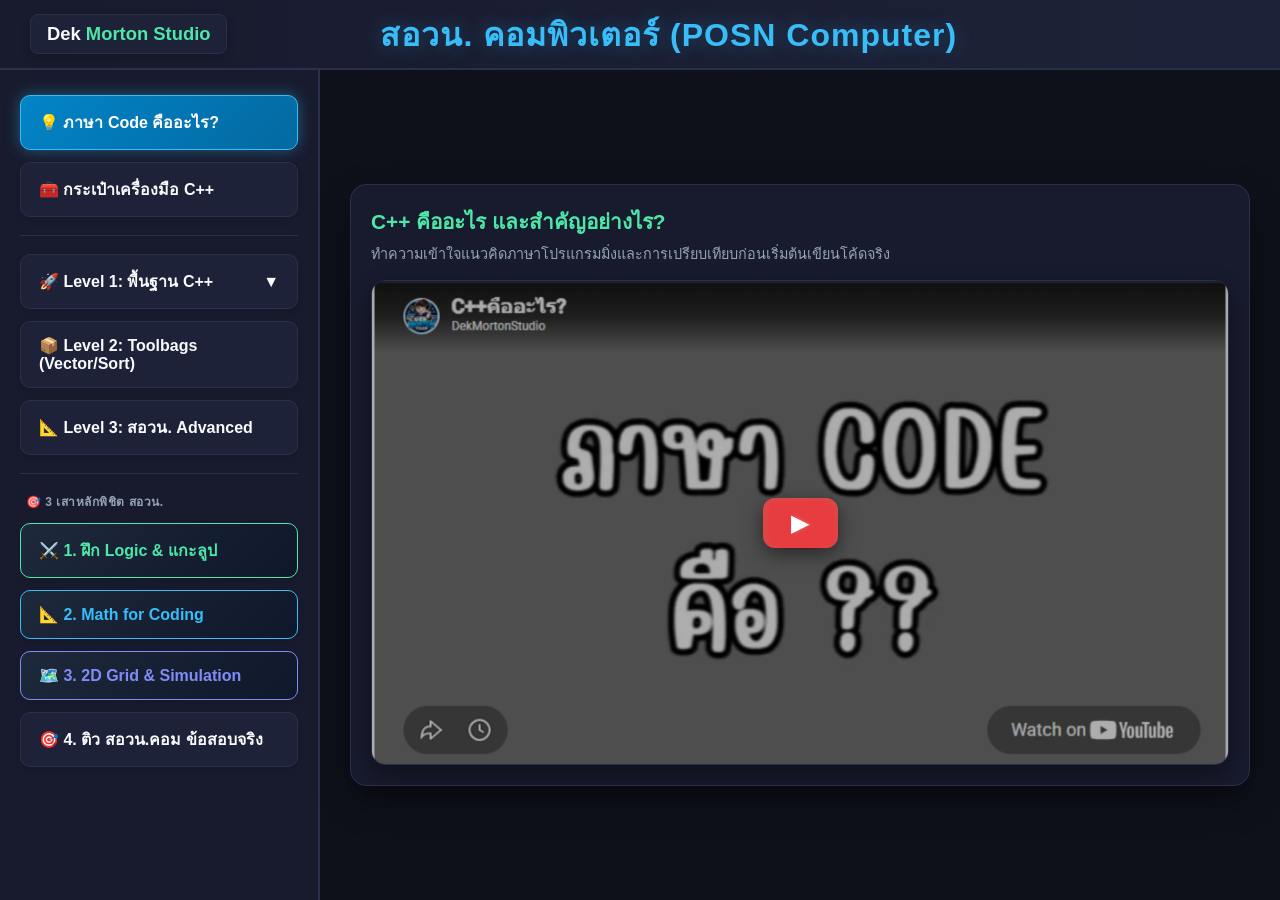
<file: index.html>
<!DOCTYPE html>
<html lang="th">

<head>
  <meta charset="UTF-8">
  <meta name="viewport" content="width=device-width, initial-scale=1.0">
  <title>Dek Morton Studio - C++ Masterclass</title>
  <style>
    :root {
      --bg-main: #0f111a;
      --bg-panel: #181b2e;
      --bg-card: #1e2238;
      --accent-cyan: #38bdf8;
      --accent-green: #4de7a8;
      --accent-purple: #818cf8;
      --text-main: #f8fafc;
      --text-muted: #94a3b8;
      --border-color: #2a2f4c;
    }

    * {
      box-sizing: border-box;
      margin: 0;
      padding: 0;
      font-family: 'Segoe UI', Prompt, Tahoma, sans-serif;
    }

    body {
      background-color: var(--bg-main);
      color: var(--text-main);
      height: 100vh;
      display: flex;
      flex-direction: column;
      overflow: hidden;
    }

    /* ---------------- Top Navbar ---------------- */
    header {
      background: linear-gradient(90deg, #181b2e 0%, #1e2238 100%);
      border-bottom: 2px solid var(--border-color);
      padding: 15px 30px;
      display: flex;
      justify-content: space-between;
      align-items: center;
      height: 70px;
    }

    .logo-area {
      font-size: 1.15rem;
      font-weight: 700;
      color: var(--text-main);
      background: var(--bg-card);
      padding: 8px 16px;
      border-radius: 8px;
      border: 1px solid var(--border-color);
      box-shadow: 0 4px 12px rgba(0, 0, 0, 0.2);
    }

    .logo-area span {
      color: var(--accent-green);
    }

    .header-title {
      font-size: 2rem;
      font-weight: 800;
      color: var(--accent-cyan);
      letter-spacing: 1px;
      text-shadow: 0 0 20px rgba(56, 189, 248, 0.3);
    }

    /* ---------------- Main Layout ---------------- */
    .main-container {
      display: flex;
      flex: 1;
      height: calc(100vh - 70px);
    }

    /* Left Sidebar */
    sidebar {
      width: 320px;
      background-color: var(--bg-panel);
      border-right: 2px solid var(--border-color);
      padding: 25px 20px;
      display: flex;
      flex-direction: column;
      gap: 12px;
      overflow-y: auto;
    }

    .nav-btn {
      width: 100%;
      background: var(--bg-card);
      color: var(--text-main);
      border: 1px solid var(--border-color);
      padding: 14px 18px;
      text-align: left;
      font-size: 1rem;
      font-weight: 600;
      border-radius: 10px;
      cursor: pointer;
      transition: all 0.25s ease;
      display: flex;
      align-items: center;
      justify-content: space-between;
      box-shadow: 0 4px 6px rgba(0, 0, 0, 0.1);
    }

    .nav-btn:hover {
      background: #252b48;
      border-color: var(--accent-cyan);
      transform: translateY(-2px);
    }

    .nav-btn.active {
      background: linear-gradient(135deg, #0284c7, #0369a1);
      border-color: var(--accent-cyan);
      color: #fff;
      box-shadow: 0 0 15px rgba(56, 189, 248, 0.4);
    }

    /* Dropdown menu for Level 1 */
    .dropdown-container {
      position: relative;
      width: 100%;
    }

    .submenu {
      display: none;
      flex-direction: column;
      gap: 6px;
      padding-left: 15px;
      margin-top: 8px;
      border-left: 2px solid var(--accent-cyan);
    }

    .submenu.show {
      display: flex;
    }

    .sub-btn {
      background: #141726;
      color: var(--text-muted);
      border: 1px solid #232840;
      padding: 10px 14px;
      text-align: left;
      font-size: 0.9rem;
      border-radius: 8px;
      cursor: pointer;
      transition: all 0.2s;
    }

    .sub-btn:hover {
      background: #1e2238;
      color: var(--accent-green);
      border-color: var(--accent-green);
      padding-left: 18px;
    }

    /* Right Content Area (Video Display) */
    .content-area {
      flex: 1;
      background-color: var(--bg-main);
      padding: 30px;
      display: flex;
      justify-content: center;
      align-items: center;
    }

    .video-card-wrapper {
      width: 100%;
      max-width: 900px;
      background: var(--bg-panel);
      border: 1px solid var(--border-color);
      border-radius: 16px;
      padding: 20px;
      box-shadow: 0 15px 35px rgba(0, 0, 0, 0.4);
    }

    .video-info-header {
      margin-bottom: 15px;
    }

    .video-info-header h3 {
      font-size: 1.3rem;
      color: var(--accent-green);
      margin-bottom: 4px;
    }

    .video-info-header p {
      color: var(--text-muted);
      font-size: 0.9rem;
    }

    .video-responsive {
      position: relative;
      width: 100%;
      padding-bottom: 56.25%;
      /* สัดส่วน 16:9 */
      height: 0;
      border-radius: 12px;
      overflow: hidden;
      background: #000;
      border: 1px solid var(--border-color);
    }

    .video-responsive iframe {
      position: absolute;
      top: 0;
      left: 0;
      width: 100%;
      height: 100%;
      border: 0;
    }

    /* ซ่อน/แสดงหน้าวิดีโอแต่ละหมวด */
    .video-section {
      display: none;
    }

    .video-section.active {
      display: block;
    }
  </style>
</head>

<body>

  <!-- Top Navigation Bar -->
  <header>
    <div class="logo-area">Dek <span>Morton Studio</span></div>
    <div class="header-title">สอวน. คอมพิวเตอร์ (POSN Computer)</div>
    <div style="width: 140px;"></div> <!-- เว้นพื้นที่สมดุลขวา -->
  </header>

  <!-- Main Workspace -->
  <div class="main-container">

    <!-- Left Sidebar Menu -->
    <sidebar>
      <!-- ปุ่มที่ 1: ภาษา Code คืออะไร (ลิงก์ไปยังคลิป YouTube ที่คุณอัปโหลด) -->
      <button class="nav-btn active" onclick="switchVideo('intro-video', this)">
        <span>💡 ภาษา Code คืออะไร?</span>
      </button>

      <!-- ปุ่มที่ 2: กระเป๋าเครื่องมือ (เตรียมไว้สำหรับคลิปตัวถัดไป) -->
      <button class="nav-btn" onclick="switchVideo('toolbag-video', this)">
        <span>🧰 กระเป๋าเครื่องมือ C++</span>
      </button>

      <hr style="border:0; border-top:1px solid var(--border-color); margin: 6px 0;">

      <!-- Level 1 พร้อมเมนูย่อย Step 1-5 -->
      <div class="dropdown-container">
        <button class="nav-btn" onclick="toggleSubmenu()">
          <span>🚀 Level 1: พื้นฐาน C++</span>
          <span id="arrow-icon">▼</span>
        </button>
        <div class="submenu" id="level1-submenu">
          <button class="sub-btn" onclick="openFolder('Level1/step1')">Step 1: โครงสร้างและคำสั่งพิมพ์</button>
          <button class="sub-btn" onclick="openFolder('Level1/step2')">Step 2: ตัวแปรและการคำนวณ</button>
          <button class="sub-btn" onclick="openFolder('Level1/step3')">Step 3: เงื่อนไข If-Else</button>
          <button class="sub-btn" onclick="openFolder('Level1/step4')">Step 4: วงลูป For &amp; While</button>
          <button class="sub-btn" onclick="openFolder('Level1/step5')">Step 5: ฟังก์ชันพื้นฐาน</button>
        </div>
      </div>

      <!-- Level 2 (ลิงก์ไปหน้าโฟลเดอร์อื่นตามที่คุณออกแบบ) -->
      <button class="nav-btn" onclick="openFolder('level2')">
        <span>📦 Level 2: Toolbags (Vector/Sort)</span>
      </button>

      <!-- Level 3 -->
      <button class="nav-btn" onclick="openFolder('level3')">
        <span>📐 Level 3: สอวน. Advanced</span>
      </button>

      <hr style="border:0; border-top:1px solid var(--border-color); margin: 6px 0;">
      <div
        style="font-size: 0.75rem; color: var(--text-muted); padding-left: 6px; font-weight: 600; letter-spacing: 0.5px;">
        🎯 3 เสาหลักพิชิต สอวน.
      </div>

      <!-- เสาหลักที่ 1: ถอดรหัสตรรกะและลูป (ปุ่มเดิมที่ปรับชื่อให้ชัดขึ้น) -->
      <button class="nav-btn" onclick="openFolder('arena')"
        style="background: linear-gradient(135deg, #1e293b, #0f172a); border-color: var(--accent-green);">
        <span style="color: var(--accent-green);">⚔️ 1. ฝึก Logic & แกะลูป</span>
      </button>

      <!-- เสาหลักที่ 2: คณิตศาสตร์แปลงร่างเป็นโค้ด -->
      <button class="nav-btn" onclick="openFolder('math-coding')"
        style="background: linear-gradient(135deg, #1e293b, #0f172a); border-color: var(--accent-cyan);">
        <span style="color: var(--accent-cyan);">📐 2. Math for Coding</span>
      </button>

      <!-- เสาหลักที่ 3: ตารางพิกัดและสถานการณ์จำลอง -->
      <button class="nav-btn" onclick="openFolder('grid-sim')"
        style="background: linear-gradient(135deg, #1e293b, #0f172a); border-color: var(--accent-purple);">
        <span style="color: var(--accent-purple);">🗺️ 3. 2D Grid & Simulation</span>
      </button>

      <!-- ปุ่มที่ 4: ตะลุยโจทย์ข้อสอบจริง (Pixelmath Playlist) -->
      <button class="nav-btn"
        onclick="window.open('https://www.youtube.com/watch?v=lJchf-FlxmA&list=PLsaLbFPkNd54x_WeUe-q1s_T98R56KuG-', '_blank')">
        <span>🎯 4. ติว สอวน.คอม ข้อสอบจริง</span>
      </button>
    </sidebar>

    <!-- Right Video Display Area -->
    <div class="content-area">

      <!-- วิดีโอที่ 1: ภาษา Code คืออะไร (ดึงจาก YouTube ของคุณ) -->
      <div id="intro-video" class="video-section active video-card-wrapper">
        <div class="video-info-header">
          <h3>C++ คืออะไร และสำคัญอย่างไร?</h3>
          <p>ทำความเข้าใจแนวคิดภาษาโปรแกรมมิ่งและการเปรียบเทียบก่อนเริ่มต้นเขียนโค้ดจริง</p>
        </div>
        <div
          style="position: relative; width: 100%; padding-bottom: 56.25%; height: 0; border-radius: 14px; overflow: hidden; background: #000; border: 1px solid var(--border-color); box-shadow: 0 10px 25px rgba(0,0,0,0.4);">

          <!-- ภาพปกวิดีโอ (Thumbnail) -->
          <img src="you1.jpg" alt="Dek Morton Studio Video"
            style="position: absolute; top: 0; left: 0; width: 100%; height: 100%; object-fit: cover; opacity: 0.85;">

          <!-- เลเยอร์คลิกเพื่อเปิด YouTube ในหน้าต่างใหม่ -->
          <a href="https://www.youtube.com/watch?v=_mJTz3_hti4" target="_blank"
            style="position: absolute; top: 0; left: 0; width: 100%; height: 100%; display: flex; align-items: center; justify-content: center; text-decoration: none; background: rgba(0,0,0,0.2); transition: 0.3s;"
            onmouseover="this.style.background='rgba(0,0,0,0.4)'" onmouseout="this.style.background='rgba(0,0,0,0.2)'">

            <!-- ปุ่ม Play สีแดง -->
            <div
              style="background: rgba(239, 68, 68, 0.9); color: #fff; width: 75px; height: 50px; border-radius: 12px; display: flex; align-items: center; justify-content: center; font-size: 1.5rem; box-shadow: 0 6px 20px rgba(0,0,0,0.5);">
              ▶
            </div>

          </a>
        </div>
      </div>

      <!-- วิดีโอที่ 2: กระเป๋าเครื่องมือ (เตรียมไว้สำหรับคลิปตัวถัดไปของคุณ) -->
      <div id="toolbag-video" class="video-section video-card-wrapper">
        <div class="video-info-header">
          <h3>🧰 กระเป๋าเครื่องมือ C++ (Toolbags)</h3>
          <p>แนะนำชุดเครื่องมือและไลบรารีสำคัญที่ต้องพกติดตัวเวลาลุยโจทย์ สอวน.</p>
        </div>
        <div class="video-responsive">
          <!-- เมื่อทำคลิปเสร็จแล้ว นำลิงก์ YouTube embed มาเปลี่ยนแทนที่เครื่องหมายคำพูดด้านล่างได้เลยครับ -->
          <iframe src="https://www.youtube.com/embed/Y9Pqnw0zams" title="กระเป๋าเครื่องมือ C++"
            allow="accelerometer; autoplay; clipboard-write; encrypted-media; gyroscope; picture-in-picture"
            allowfullscreen></iframe>
        </div>
      </div>

    </div>

  </div>

  <!-- JavaScript ควบคุมการกดปุ่มและเมนูย่อย -->
  <script>
    // สลับหน้าจอวิดีโอทางขวาเมื่อกดปุ่มเมนูซ้าย
    function switchVideo(sectionId, btnElement) {
      // ซ่อนทุกวิดีโอ
      document.querySelectorAll('.video-section').forEach(sec => {
        sec.classList.remove('active');
      });
      // เอาสถานะ active ออกจากปุ่มหลักทั้งหมด (ยกเว้น Level)
      document.querySelectorAll('sidebar > .nav-btn').forEach(btn => {
        btn.classList.remove('active');
      });

      // แสดงวิดีโอที่เลือก
      document.getElementById(sectionId).classList.add('active');
      // ใส่ไฮไลต์ปุ่มที่คลิก
      btnElement.classList.add('active');
    }

    // เปิด-ปิด เมนูย่อย Level 1
    function toggleSubmenu() {
      const submenu = document.getElementById('level1-submenu');
      const arrow = document.getElementById('arrow-icon');
      submenu.classList.toggle('show');
      arrow.textContent = submenu.classList.contains('show') ? '▲' : '▼';
    }

    // ฟังก์ชันสำหรับเปิดไปโฟลเดอร์ของ Level ต่างๆ (ตามที่คุณระบุว่าใช้ index.html แยกตามโฟลเดอร์)
    function openFolder(path) {
      // ตัวอย่าง: ถ้าไฟล์ชื่อ index.html อยู่ในโฟลเดอร์ย่อย สามารถเปลี่ยนเส้นทางได้ที่นี่
      window.location.href = path + '/index.html';
    }
  </script>

</body>

</html>
</file>
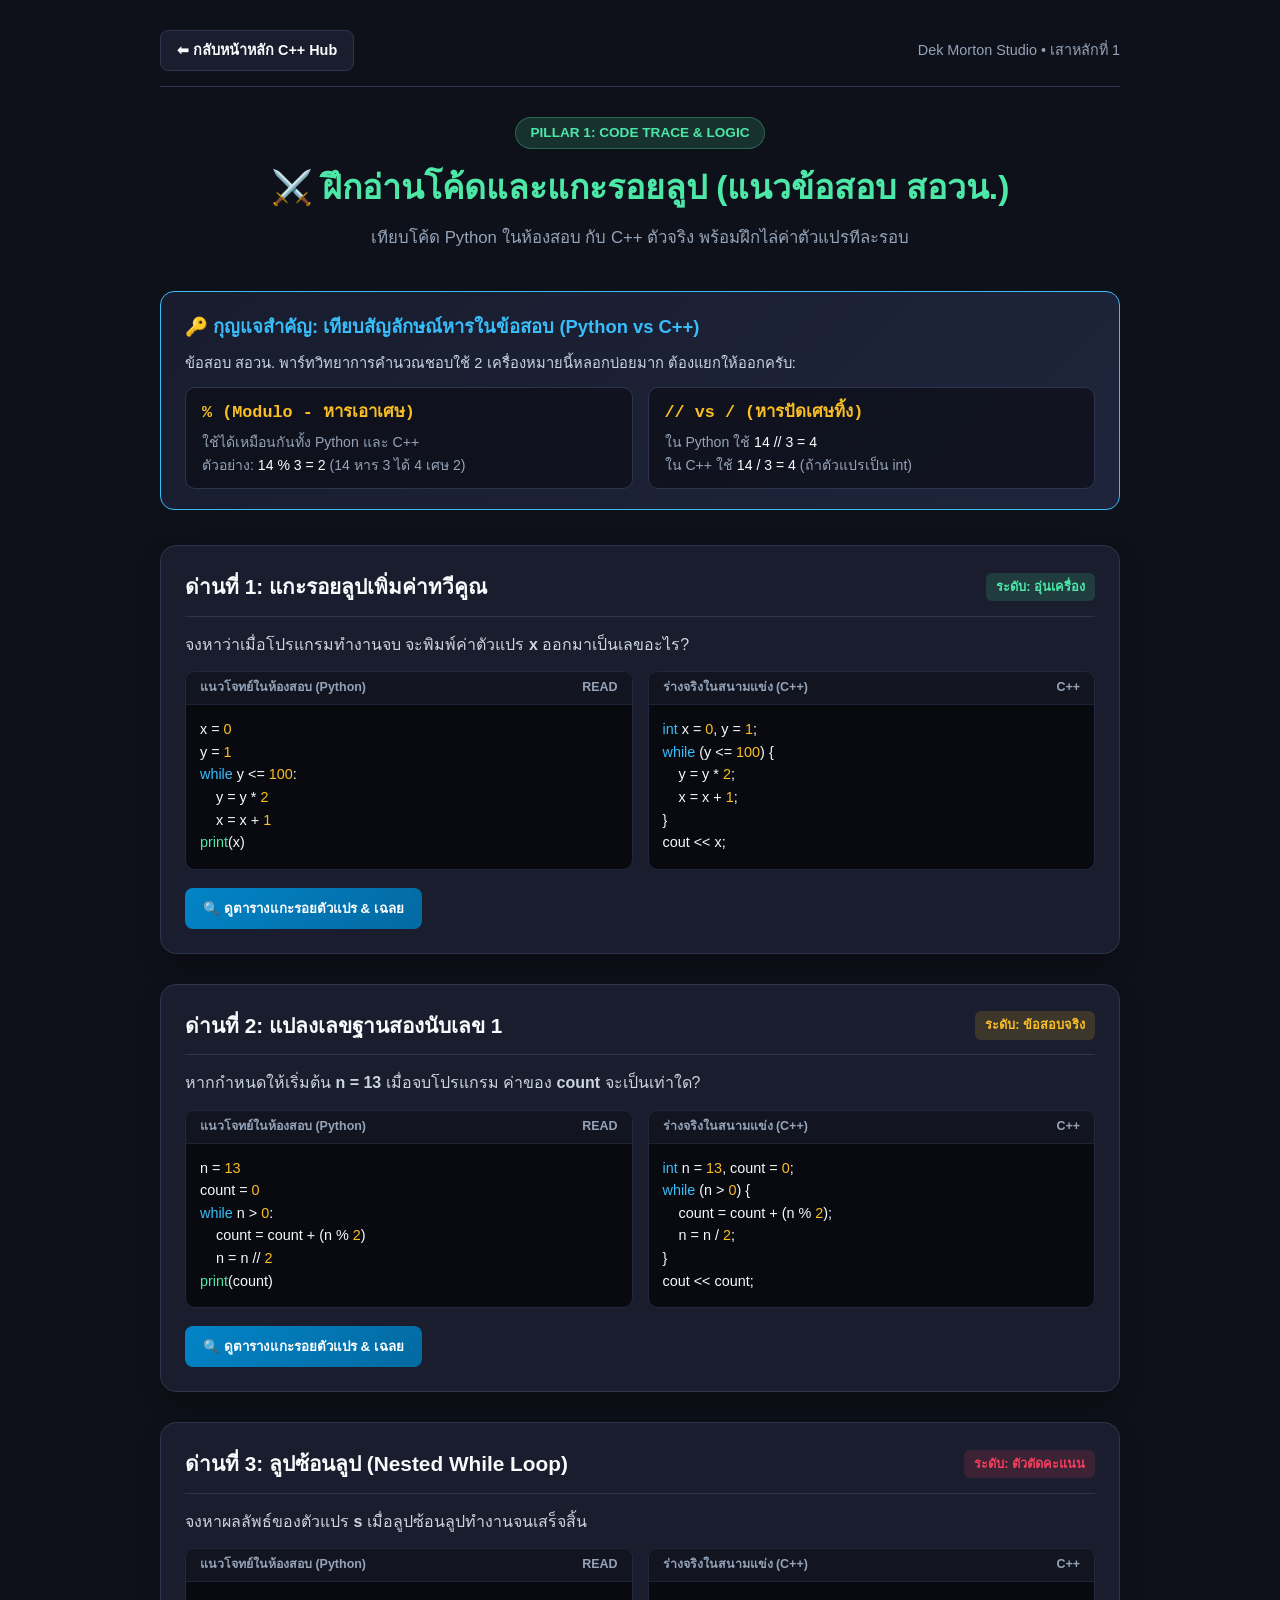
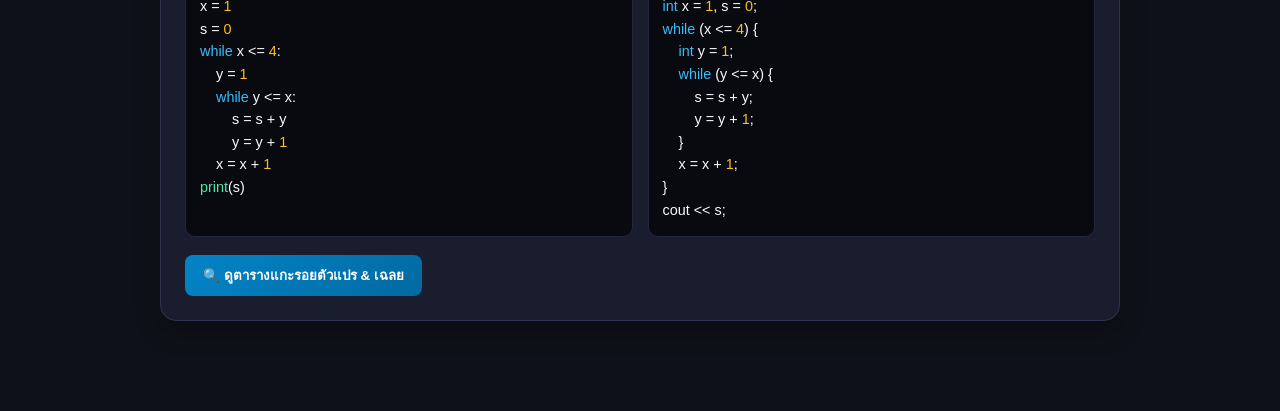
<file: arena/index.html>
<!DOCTYPE html>
<html lang="th">
<head>
  <meta charset="UTF-8">
  <meta name="viewport" content="width=device-width, initial-scale=1.0">
  <title>เสาหลักที่ 1: ฝึก Logic & แกะลูป - Dek Morton Studio</title>
  <style>
    :root {
      --bg-main: #0f111a;
      --bg-card: #1a1d2d;
      --bg-code: #090a10;
      --accent-green: #4de7a8;
      --accent-cyan: #38bdf8;
      --accent-yellow: #fbbf24;
      --accent-pink: #f43f5e;
      --text-main: #f8fafc;
      --text-muted: #94a3b8;
      --border-color: #2e344e;
    }

    * {
      box-sizing: border-box;
      margin: 0;
      padding: 0;
      font-family: 'Segoe UI', Prompt, Tahoma, sans-serif;
    }

    body {
      background-color: var(--bg-main);
      color: var(--text-main);
      line-height: 1.6;
      padding: 30px 20px 60px;
    }

    .container {
      max-width: 960px;
      margin: 0 auto;
    }

    /* Top Navigation */
    .top-bar {
      display: flex;
      justify-content: space-between;
      align-items: center;
      margin-bottom: 30px;
      padding-bottom: 15px;
      border-bottom: 1px solid var(--border-color);
    }

    .back-btn {
      background: var(--bg-card);
      color: var(--text-main);
      border: 1px solid var(--border-color);
      padding: 8px 16px;
      border-radius: 8px;
      text-decoration: none;
      font-weight: 600;
      font-size: 0.9rem;
      transition: all 0.2s;
    }

    .back-btn:hover {
      border-color: var(--accent-green);
      color: var(--accent-green);
    }

    /* Header */
    header {
      text-align: center;
      margin-bottom: 40px;
    }

    .badge {
      display: inline-block;
      background: rgba(77, 231, 168, 0.15);
      color: var(--accent-green);
      padding: 4px 14px;
      border-radius: 20px;
      font-size: 0.85rem;
      font-weight: bold;
      margin-bottom: 12px;
      border: 1px solid rgba(77, 231, 168, 0.3);
    }

    header h1 {
      font-size: 2.1rem;
      color: var(--accent-green);
      margin-bottom: 10px;
    }

    header p {
      color: var(--text-muted);
      font-size: 1.05rem;
    }

    /* Concept Cheatsheet Box */
    .concept-box {
      background: linear-gradient(135deg, #181c2e 0%, #1e243b 100%);
      border: 1px solid var(--accent-cyan);
      border-radius: 14px;
      padding: 20px 24px;
      margin-bottom: 35px;
    }

    .concept-box h3 {
      color: var(--accent-cyan);
      margin-bottom: 10px;
      font-size: 1.15rem;
    }

    .operator-grid {
      display: grid;
      grid-template-columns: repeat(auto-fit, minmax(250px, 1fr));
      gap: 15px;
      margin-top: 12px;
    }

    .op-item {
      background: rgba(9, 10, 16, 0.6);
      padding: 12px 16px;
      border-radius: 10px;
      border: 1px solid var(--border-color);
    }

    .op-code {
      font-family: 'Consolas', monospace;
      color: var(--accent-yellow);
      font-weight: bold;
      font-size: 1.05rem;
    }

    /* Challenge Card */
    .challenge-card {
      background: var(--bg-card);
      border: 1px solid var(--border-color);
      border-radius: 16px;
      padding: 24px;
      margin-bottom: 30px;
      box-shadow: 0 10px 25px rgba(0, 0, 0, 0.3);
    }

    .challenge-header {
      display: flex;
      justify-content: space-between;
      align-items: center;
      margin-bottom: 15px;
      border-bottom: 1px solid var(--border-color);
      padding-bottom: 12px;
    }

    .challenge-title {
      font-size: 1.3rem;
      color: var(--text-main);
      font-weight: 700;
    }

    .difficulty {
      font-size: 0.8rem;
      padding: 4px 10px;
      border-radius: 6px;
      font-weight: bold;
    }

    .diff-easy { background: rgba(77, 231, 168, 0.15); color: var(--accent-green); }
    .diff-med  { background: rgba(251, 191, 36, 0.15); color: var(--accent-yellow); }
    .diff-hard { background: rgba(244, 63, 94, 0.15); color: var(--accent-pink); }

    /* Code Comparison (Python vs C++) */
    .code-split {
      display: grid;
      grid-template-columns: 1fr 1fr;
      gap: 15px;
      margin-bottom: 18px;
    }

    @media (max-width: 768px) {
      .code-split { grid-template-columns: 1fr; }
    }

    .code-box {
      background: var(--bg-code);
      border-radius: 10px;
      border: 1px solid #23273e;
      overflow: hidden;
    }

    .code-label {
      background: #121420;
      padding: 6px 14px;
      font-size: 0.78rem;
      color: var(--text-muted);
      font-weight: bold;
      display: flex;
      justify-content: space-between;
      border-bottom: 1px solid #1e2235;
    }

    pre {
      padding: 14px;
      overflow-x: auto;
      font-family: 'Consolas', 'Courier New', monospace;
      font-size: 0.9rem;
      line-height: 1.5;
    }

    .kw { color: #38bdf8; }
    .num { color: #fbbf24; }
    .cmt { color: #64748b; font-style: italic; }
    .fn { color: #4de7a8; }

    /* Interactive Answer & Trace Section */
    .action-row {
      display: flex;
      gap: 10px;
      flex-wrap: wrap;
      align-items: center;
    }

    .reveal-btn {
      background: linear-gradient(135deg, #0284c7, #0369a1);
      color: #fff;
      border: none;
      padding: 10px 18px;
      border-radius: 8px;
      font-weight: 600;
      cursor: pointer;
      transition: 0.2s;
    }

    .reveal-btn:hover {
      filter: brightness(1.15);
    }

    .trace-panel {
      display: none;
      margin-top: 18px;
      background: #121524;
      border: 1px dashed var(--accent-green);
      border-radius: 10px;
      padding: 18px;
    }

    .trace-panel.open {
      display: block;
    }

    .ans-highlight {
      font-size: 1.1rem;
      font-weight: bold;
      color: var(--accent-green);
      margin-bottom: 10px;
    }

    table.trace-table {
      width: 100%;
      border-collapse: collapse;
      margin-top: 10px;
      font-size: 0.9rem;
      text-align: center;
    }

    table.trace-table th, table.trace-table td {
      border: 1px solid var(--border-color);
      padding: 8px;
    }

    table.trace-table th {
      background: #1e2238;
      color: var(--accent-cyan);
    }
  </style>
</head>
<body>

  <div class="container">
    
    <!-- Top Bar -->
    <div class="top-bar">
      <a href="../index.html" class="back-btn">⬅ กลับหน้าหลัก C++ Hub</a>
      <span style="color: var(--text-muted); font-size: 0.9rem;">Dek Morton Studio • เสาหลักที่ 1</span>
    </div>

    <header>
      <span class="badge">PILLAR 1: CODE TRACE & LOGIC</span>
      <h1>⚔️ ฝึกอ่านโค้ดและแกะรอยลูป (แนวข้อสอบ สอวน.)</h1>
      <p>เทียบโค้ด Python ในห้องสอบ กับ C++ ตัวจริง พร้อมฝึกไล่ค่าตัวแปรทีละรอบ</p>
    </header>

    <!-- Cheatsheet: เครื่องหมายที่เจอบ่อยในข้อสอบ -->
    <div class="concept-box">
      <h3>🔑 กุญแจสำคัญ: เทียบสัญลักษณ์หารในข้อสอบ (Python vs C++)</h3>
      <p style="font-size: 0.92rem; color: #cbd5e1;">ข้อสอบ สอวน. พาร์ทวิทยาการคำนวณชอบใช้ 2 เครื่องหมายนี้หลอกบ่อยมาก ต้องแยกให้ออกครับ:</p>
      <div class="operator-grid">
        <div class="op-item">
          <div class="op-code">% (Modulo - หารเอาเศษ)</div>
          <p style="font-size: 0.88rem; color: var(--text-muted); margin-top: 4px;">
            ใช้ได้เหมือนกันทั้ง Python และ C++<br>
            ตัวอย่าง: <code style="color:#fff;">14 % 3 = 2</code> (14 หาร 3 ได้ 4 เศษ 2)
          </p>
        </div>
        <div class="op-item">
          <div class="op-code">// vs / (หารปัดเศษทิ้ง)</div>
          <p style="font-size: 0.88rem; color: var(--text-muted); margin-top: 4px;">
            ใน Python ใช้ <code style="color:#fff;">14 // 3 = 4</code><br>
            ใน C++ ใช้ <code style="color:#fff;">14 / 3 = 4</code> (ถ้าตัวแปรเป็น int)
          </p>
        </div>
      </div>
    </div>

    <!-- ==================================================
         ด่านที่ 1: While Loop พื้นฐาน (แนวข้อสอบข้อ 26 / 30)
    ================================================== -->
    <div class="challenge-card">
      <div class="challenge-header">
        <span class="challenge-title">ด่านที่ 1: แกะรอยลูปเพิ่มค่าทวีคูณ</span>
        <span class="difficulty diff-easy">ระดับ: อุ่นเครื่อง</span>
      </div>
      <p style="margin-bottom: 14px; color: #cbd5e1;">จงหาว่าเมื่อโปรแกรมทำงานจบ จะพิมพ์ค่าตัวแปร <strong>x</strong> ออกมาเป็นเลขอะไร?</p>

      <div class="code-split">
        <div class="code-box">
          <div class="code-label"><span>แนวโจทย์ในห้องสอบ (Python)</span><span>READ</span></div>
          <pre><code>x = <span class="num">0</span>
y = <span class="num">1</span>
<span class="kw">while</span> y <= <span class="num">100</span>:
    y = y * <span class="num">2</span>
    x = x + <span class="num">1</span>
<span class="fn">print</span>(x)</code></pre>
        </div>
        <div class="code-box">
          <div class="code-label"><span>ร่างจริงในสนามแข่ง (C++)</span><span>C++</span></div>
          <pre><code><span class="kw">int</span> x = <span class="num">0</span>, y = <span class="num">1</span>;
<span class="kw">while</span> (y <= <span class="num">100</span>) {
    y = y * <span class="num">2</span>;
    x = x + <span class="num">1</span>;
}
cout << x;</code></pre>
        </div>
      </div>

      <div class="action-row">
        <button class="reveal-btn" onclick="toggleTrace('trace1', this)">🔍 ดูตารางแกะรอยตัวแปร & เฉลย</button>
      </div>

      <div id="trace1" class="trace-panel">
        <div class="ans-highlight">✅ คำตอบที่ถูกต้องคือ: 7</div>
        <p style="font-size: 0.9rem; color: #cbd5e1;"><strong>จุดหลอก:</strong> หลายคนมักหยุดแค่ตอน <code>y = 64</code> แต่ 64 ยังไม่เกิน 100 ลูปจึงทำงานต่ออีก 1 รอบครับ</p>
        <table class="trace-table">
          <tr><th>รอบที่</th><th>เช็กเงื่อนไข (y <= 100)</th><th>ค่า y ใหม่ (y * 2)</th><th>ค่า x ใหม่ (x + 1)</th></tr>
          <tr><td>เริ่มต้น</td><td>-</td><td>1</td><td>0</td></tr>
          <tr><td>1</td><td>1 <= 100 (จริง)</td><td>2</td><td>1</td></tr>
          <tr><td>2</td><td>2 <= 100 (จริง)</td><td>4</td><td>2</td></tr>
          <tr><td>3</td><td>4 <= 100 (จริง)</td><td>8</td><td>3</td></tr>
          <tr><td>4</td><td>8 <= 100 (จริง)</td><td>16</td><td>4</td></tr>
          <tr><td>5</td><td>16 <= 100 (จริง)</td><td>32</td><td>5</td></tr>
          <tr><td>6</td><td>32 <= 100 (จริง)</td><td>64</td><td>6</td></tr>
          <tr><td>7</td><td>64 <= 100 (จริง)</td><td><strong>128</strong></td><td><strong>7</strong></td></tr>
          <tr><td>8</td><td>128 <= 100 (เท็จ -> หยุด!)</td><td>-</td><td>พิมพ์ 7</td></tr>
        </table>
      </div>
    </div>

    <!-- ==================================================
         ด่านที่ 2: การตัดหลักตัวเลขด้วย % และ // (แนวข้อสอบข้อ 34)
    ================================================== -->
    <div class="challenge-card">
      <div class="challenge-header">
        <span class="challenge-title">ด่านที่ 2: แปลงเลขฐานสองนับเลข 1</span>
        <span class="difficulty diff-med">ระดับ: ข้อสอบจริง</span>
      </div>
      <p style="margin-bottom: 14px; color: #cbd5e1;">หากกำหนดให้เริ่มต้น <strong>n = 13</strong> เมื่อจบโปรแกรม ค่าของ <strong>count</strong> จะเป็นเท่าใด?</p>

      <div class="code-split">
        <div class="code-box">
          <div class="code-label"><span>แนวโจทย์ในห้องสอบ (Python)</span><span>READ</span></div>
          <pre><code>n = <span class="num">13</span>
count = <span class="num">0</span>
<span class="kw">while</span> n > <span class="num">0</span>:
    count = count + (n % <span class="num">2</span>)
    n = n // <span class="num">2</span>
<span class="fn">print</span>(count)</code></pre>
        </div>
        <div class="code-box">
          <div class="code-label"><span>ร่างจริงในสนามแข่ง (C++)</span><span>C++</span></div>
          <pre><code><span class="kw">int</span> n = <span class="num">13</span>, count = <span class="num">0</span>;
<span class="kw">while</span> (n > <span class="num">0</span>) {
    count = count + (n % <span class="num">2</span>);
    n = n / <span class="num">2</span>;
}
cout << count;</code></pre>
        </div>
      </div>

      <div class="action-row">
        <button class="reveal-btn" onclick="toggleTrace('trace2', this)">🔍 ดูตารางแกะรอยตัวแปร & เฉลย</button>
      </div>

      <div id="trace2" class="trace-panel">
        <div class="ans-highlight">✅ คำตอบที่ถูกต้องคือ: 3</div>
        <p style="font-size: 0.9rem; color: #cbd5e1;"><strong>เบื้องหลังอัลกอริทึม:</strong> โค้ดชุดนี้คือการแปลงเลข 13 เป็นเลขฐานสอง (13 = <code>1101</code><sub>2</sub>) แล้วนับว่ามีเลข 1 กี่ตัวครับ</p>
        <table class="trace-table">
          <tr><th>รอบที่</th><th>n ก่อนทำ</th><th>n % 2 (เศษ)</th><th>count สะสม</th><th>n ใหม่ (n / 2)</th></tr>
          <tr><td>1</td><td>13</td><td>1</td><td>0 + 1 = 1</td><td>6</td></tr>
          <tr><td>2</td><td>6</td><td>0</td><td>1 + 0 = 1</td><td>3</td></tr>
          <tr><td>3</td><td>3</td><td>1</td><td>1 + 1 = 2</td><td>1</td></tr>
          <tr><td>4</td><td>1</td><td>1</td><td>2 + 1 = <strong>3</strong></td><td>0 (จบการทำงาน)</td></tr>
        </table>
      </div>
    </div>

    <!-- ==================================================
         ด่านที่ 3: ลูปซ้อนลูป Nested Loop (แนวข้อสอบข้อ 31 / 32)
    ================================================== -->
    <div class="challenge-card">
      <div class="challenge-header">
        <span class="challenge-title">ด่านที่ 3: ลูปซ้อนลูป (Nested While Loop)</span>
        <span class="difficulty diff-hard">ระดับ: ตัวตัดคะแนน</span>
      </div>
      <p style="margin-bottom: 14px; color: #cbd5e1;">จงหาผลลัพธ์ของตัวแปร <strong>s</strong> เมื่อลูปซ้อนลูปทำงานจนเสร็จสิ้น</p>

      <div class="code-split">
        <div class="code-box">
          <div class="code-label"><span>แนวโจทย์ในห้องสอบ (Python)</span><span>READ</span></div>
          <pre><code>x = <span class="num">1</span>
s = <span class="num">0</span>
<span class="kw">while</span> x <= <span class="num">4</span>:
    y = <span class="num">1</span>
    <span class="kw">while</span> y <= x:
        s = s + y
        y = y + <span class="num">1</span>
    x = x + <span class="num">1</span>
<span class="fn">print</span>(s)</code></pre>
        </div>
        <div class="code-box">
          <div class="code-label"><span>ร่างจริงในสนามแข่ง (C++)</span><span>C++</span></div>
          <pre><code><span class="kw">int</span> x = <span class="num">1</span>, s = <span class="num">0</span>;
<span class="kw">while</span> (x <= <span class="num">4</span>) {
    <span class="kw">int</span> y = <span class="num">1</span>;
    <span class="kw">while</span> (y <= x) {
        s = s + y;
        y = y + <span class="num">1</span>;
    }
    x = x + <span class="num">1</span>;
}
cout << s;</code></pre>
        </div>
      </div>

      <div class="action-row">
        <button class="reveal-btn" onclick="toggleTrace('trace3', this)">🔍 ดูตารางแกะรอยตัวแปร & เฉลย</button>
      </div>

      <div id="trace3" class="trace-panel">
        <div class="ans-highlight">✅ คำตอบที่ถูกต้องคือ: 20</div>
        <p style="font-size: 0.9rem; color: #cbd5e1;"><strong>หลักการมองลูปซ้อน:</strong> ลูปนอก (<code>x</code>) กำหนดเพดาน ส่วนลูปใน (<code>y</code>) จะบวกเลขตั้งแต่ 1 ไปจนถึงเพดาน <code>x</code></p>
        <table class="trace-table">
          <tr><th>ค่า x (ลูปนอก)</th><th>ค่า y ที่วิ่งในลูปใน (1 ถึง x)</th><th>ผลบวกที่ได้ในรอบนี้</th><th>ค่า s สะสม</th></tr>
          <tr><td>x = 1</td><td>1</td><td>1</td><td>1</td></tr>
          <tr><td>x = 2</td><td>1, 2</td><td>1 + 2 = 3</td><td>1 + 3 = 4</td></tr>
          <tr><td>x = 3</td><td>1, 2, 3</td><td>1 + 2 + 3 = 6</td><td>4 + 6 = 10</td></tr>
          <tr><td>x = 4</td><td>1, 2, 3, 4</td><td>1 + 2 + 3 + 4 = 10</td><td>10 + 10 = <strong>20</strong></td></tr>
        </table>
      </div>
    </div>

  </div>

  <script>
    function toggleTrace(panelId, btn) {
      const panel = document.getElementById(panelId);
      panel.classList.toggle('open');
      if (panel.classList.contains('open')) {
        btn.textContent = '🔼 ซ่อนเฉลยและตารางแกะรอย';
      } else {
        btn.textContent = '🔍 ดูตารางแกะรอยตัวแปร & เฉลย';
      }
    }
  </script>

</body>
</html>
</file>
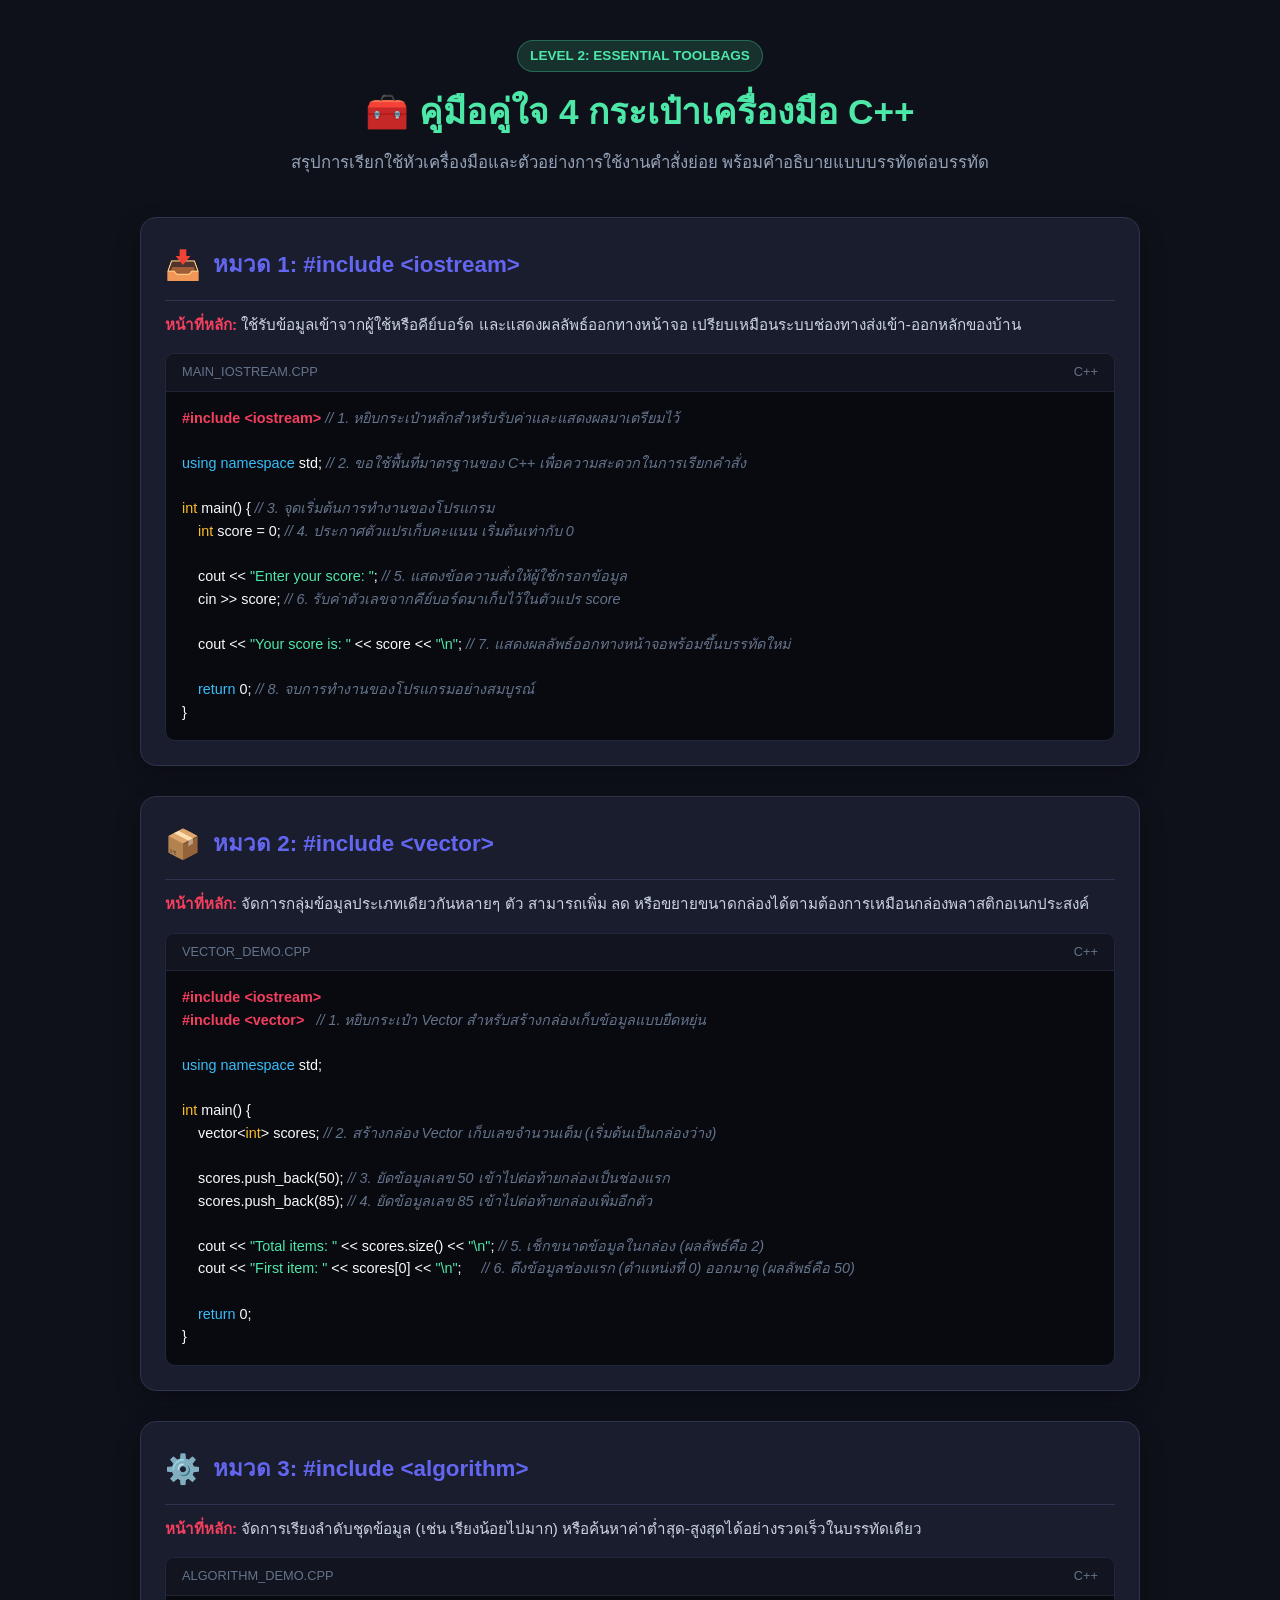
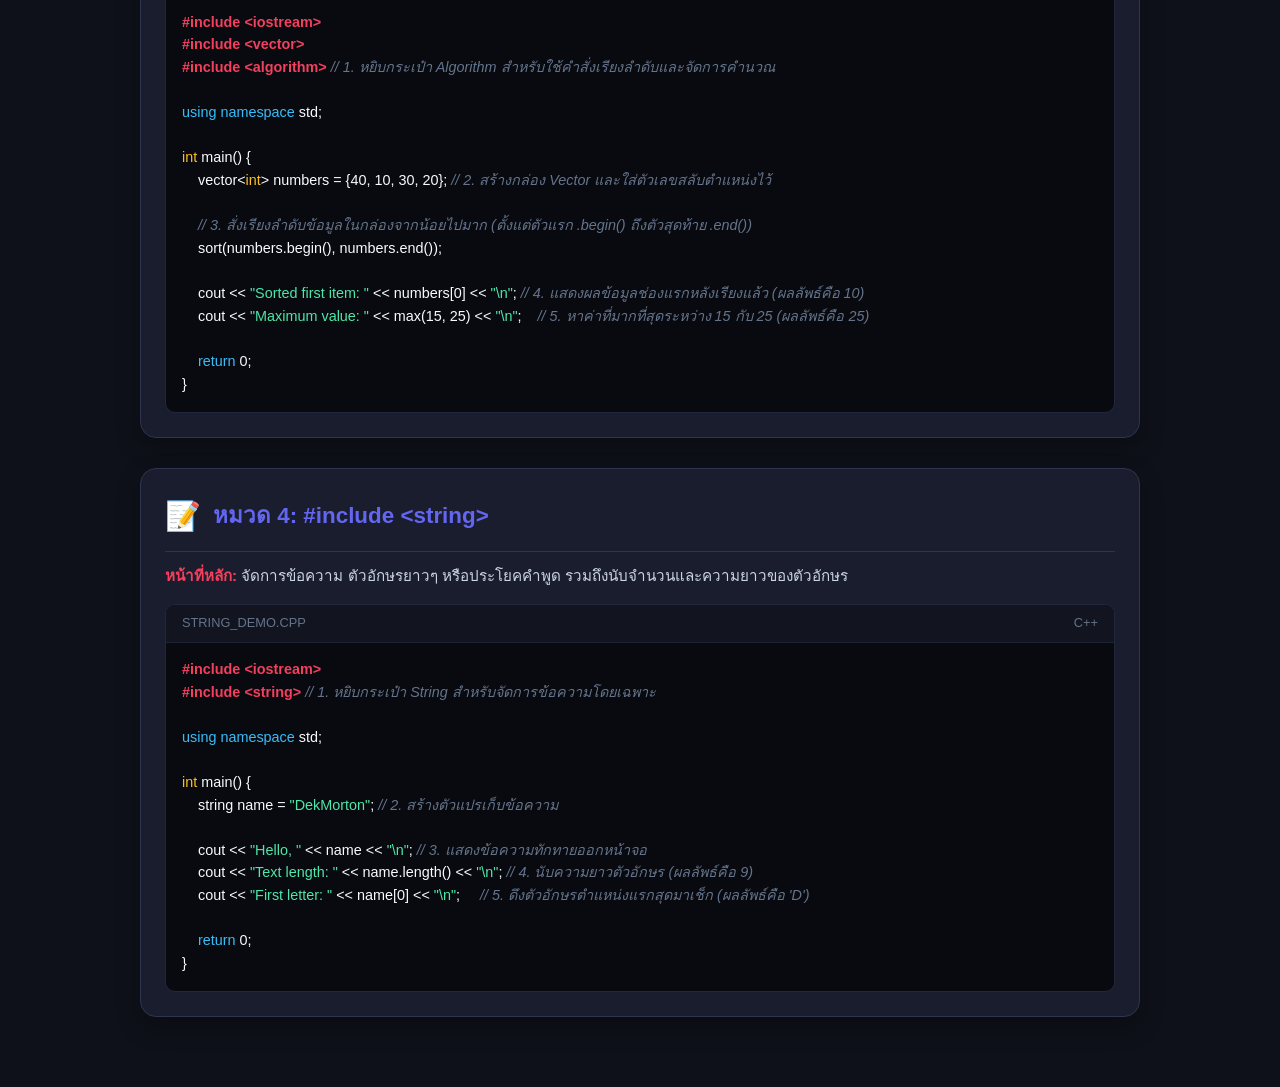
<file: level2/index.html>
<!DOCTYPE html>
<html lang="th">
<head>
  <meta charset="UTF-8">
  <meta name="viewport" content="width=device-width, initial-scale=1.0">
  <title>Level 2: C++ Toolbag Directory - Dek Morton Studio</title>
  <style>
    /* --------------------------------------------------
       Global Setup & Core Styles
    -------------------------------------------------- */
    * {
      box-sizing: border-box;
      margin: 0;
      padding: 0;
      font-family: 'Segoe UI', Prompt, Tahoma, Geneva, Verdana, sans-serif;
    }

    body {
      background-color: #0f111a;
      color: #e2e8f0;
      line-height: 1.6;
      padding: 40px 20px;
    }

    .container {
      max-width: 1000px;
      margin: 0 auto;
    }

    /* --------------------------------------------------
       Header Section
    -------------------------------------------------- */
    header {
      text-align: center;
      margin-bottom: 40px;
    }

    header h1 {
      font-size: 2.2rem;
      color: #4de7a8;
      margin-bottom: 10px;
    }

    header p {
      color: #94a3b8;
      font-size: 1.05rem;
    }

    .badge {
      display: inline-block;
      background: rgba(77, 231, 168, 0.15);
      color: #4de7a8;
      padding: 4px 12px;
      border-radius: 20px;
      font-size: 0.85rem;
      font-weight: bold;
      margin-bottom: 12px;
      border: 1px solid rgba(77, 231, 168, 0.3);
    }

    /* --------------------------------------------------
       Toolbag Card Layout
    -------------------------------------------------- */
    .toolbag-card {
      background: #1a1d2d;
      border: 1px solid #2e344e;
      border-radius: 16px;
      padding: 24px;
      margin-bottom: 30px;
      box-shadow: 0 10px 25px rgba(0, 0, 0, 0.3);
    }

    .toolbag-header {
      display: flex;
      align-items: center;
      gap: 12px;
      margin-bottom: 12px;
      border-bottom: 1px solid #2e344e;
      padding-bottom: 12px;
    }

    .toolbag-icon {
      font-size: 1.8rem;
    }

    .toolbag-title {
      font-size: 1.4rem;
      color: #6366f1;
      font-weight: 700;
    }

    .toolbag-desc {
      color: #cbd5e1;
      font-size: 0.95rem;
      margin-bottom: 16px;
    }

    .toolbag-desc strong {
      color: #f43f5e;
    }

    /* --------------------------------------------------
       Code Block Container & Styling
    -------------------------------------------------- */
    .code-container {
      background: #090a10;
      border-radius: 10px;
      border: 1px solid #23273e;
      overflow: hidden;
    }

    .code-header {
      background: #121420;
      padding: 8px 16px;
      font-size: 0.8rem;
      color: #64748b;
      display: flex;
      justify-content: space-between;
      border-bottom: 1px solid #1e2235;
    }

    pre {
      padding: 16px;
      overflow-x: auto;
      font-family: 'Consolas', 'Courier New', Courier, monospace;
      font-size: 0.9rem;
      line-height: 1.5;
    }

    code {
      color: #f8fafc;
    }

    /* Syntax Highlighting Simulators */
    .c-include  { color: #f43f5e; font-weight: bold; } /* สีหัวเครื่องมือ */
    .c-keyword  { color: #38bdf8; } /* สีคำสั่งจองเฉพาะ */
    .c-type     { color: #fbbf24; } /* สีชนิดข้อมูล */
    .c-comment  { color: #64748b; font-style: italic; } /* สีคำอธิบายกำกับ // */
    .c-string   { color: #4de7a8; } /* สีตัวอักษร/ข้อความ */
  </style>
</head>
<body>

  <div class="container">
    
    <header>
      <span class="badge">LEVEL 2: ESSENTIAL TOOLBAGS</span>
      <h1>🧰 คู่มือคู่ใจ 4 กระเป๋าเครื่องมือ C++</h1>
      <p>สรุปการเรียกใช้หัวเครื่องมือและตัวอย่างการใช้งานคำสั่งย่อย พร้อมคำอธิบายแบบบรรทัดต่อบรรทัด</p>
    </header>

    <!-- --------------------------------------------------
         CARD 1: iostream
    -------------------------------------------------- -->
    <div class="toolbag-card">
      <div class="toolbag-header">
        <span class="toolbag-icon">📥</span>
        <h2 class="toolbag-title">หมวด 1: #include &lt;iostream&gt;</h2>
      </div>
      <p class="toolbag-desc">
        <strong>หน้าที่หลัก:</strong> ใช้รับข้อมูลเข้าจากผู้ใช้หรือคีย์บอร์ด และแสดงผลลัพธ์ออกทางหน้าจอ เปรียบเหมือนระบบช่องทางส่งเข้า-ออกหลักของบ้าน
      </p>
      
      <div class="code-container">
        <div class="code-header">
          <span>MAIN_IOSTREAM.CPP</span>
          <span>C++</span>
        </div>
        <pre><code><span class="c-include">#include &lt;iostream&gt;</span> <span class="c-comment">// 1. หยิบกระเป๋าหลักสำหรับรับค่าและแสดงผลมาเตรียมไว้</span>

<span class="c-keyword">using namespace</span> std; <span class="c-comment">// 2. ขอใช้พื้นที่มาตรฐานของ C++ เพื่อความสะดวกในการเรียกคำสั่ง</span>

<span class="c-type">int</span> main() { <span class="c-comment">// 3. จุดเริ่มต้นการทำงานของโปรแกรม</span>
    <span class="c-type">int</span> score = 0; <span class="c-comment">// 4. ประกาศตัวแปรเก็บคะแนน เริ่มต้นเท่ากับ 0</span>
    
    cout &lt;&lt; <span class="c-string">"Enter your score: "</span>; <span class="c-comment">// 5. แสดงข้อความสั่งให้ผู้ใช้กรอกข้อมูล</span>
    cin &gt;&gt; score; <span class="c-comment">// 6. รับค่าตัวเลขจากคีย์บอร์ดมาเก็บไว้ในตัวแปร score</span>
    
    cout &lt;&lt; <span class="c-string">"Your score is: "</span> &lt;&lt; score &lt;&lt; <span class="c-string">"\n"</span>; <span class="c-comment">// 7. แสดงผลลัพธ์ออกทางหน้าจอพร้อมขึ้นบรรทัดใหม่</span>
    
    <span class="c-keyword">return</span> 0; <span class="c-comment">// 8. จบการทำงานของโปรแกรมอย่างสมบูรณ์</span>
}</code></pre>
      </div>
    </div>

    <!-- --------------------------------------------------
         CARD 2: vector
    -------------------------------------------------- -->
    <div class="toolbag-card">
      <div class="toolbag-header">
        <span class="toolbag-icon">📦</span>
        <h2 class="toolbag-title">หมวด 2: #include &lt;vector&gt;</h2>
      </div>
      <p class="toolbag-desc">
        <strong>หน้าที่หลัก:</strong> จัดการกลุ่มข้อมูลประเภทเดียวกันหลายๆ ตัว สามารถเพิ่ม ลด หรือขยายขนาดกล่องได้ตามต้องการเหมือนกล่องพลาสติกอเนกประสงค์
      </p>
      
      <div class="code-container">
        <div class="code-header">
          <span>VECTOR_DEMO.CPP</span>
          <span>C++</span>
        </div>
        <pre><code><span class="c-include">#include &lt;iostream&gt;</span>
<span class="c-include">#include &lt;vector&gt;</span>   <span class="c-comment">// 1. หยิบกระเป๋า Vector สำหรับสร้างกล่องเก็บข้อมูลแบบยืดหยุ่น</span>

<span class="c-keyword">using namespace</span> std;

<span class="c-type">int</span> main() {
    vector&lt;<span class="c-type">int</span>&gt; scores; <span class="c-comment">// 2. สร้างกล่อง Vector เก็บเลขจำนวนเต็ม (เริ่มต้นเป็นกล่องว่าง)</span>
    
    scores.push_back(50); <span class="c-comment">// 3. ยัดข้อมูลเลข 50 เข้าไปต่อท้ายกล่องเป็นช่องแรก</span>
    scores.push_back(85); <span class="c-comment">// 4. ยัดข้อมูลเลข 85 เข้าไปต่อท้ายกล่องเพิ่มอีกตัว</span>
    
    cout &lt;&lt; <span class="c-string">"Total items: "</span> &lt;&lt; scores.size() &lt;&lt; <span class="c-string">"\n"</span>; <span class="c-comment">// 5. เช็กขนาดข้อมูลในกล่อง (ผลลัพธ์คือ 2)</span>
    cout &lt;&lt; <span class="c-string">"First item: "</span> &lt;&lt; scores[0] &lt;&lt; <span class="c-string">"\n"</span>;     <span class="c-comment">// 6. ดึงข้อมูลช่องแรก (ตำแหน่งที่ 0) ออกมาดู (ผลลัพธ์คือ 50)</span>
    
    <span class="c-keyword">return</span> 0;
}</code></pre>
      </div>
    </div>

    <!-- --------------------------------------------------
         CARD 3: algorithm
    -------------------------------------------------- -->
    <div class="toolbag-card">
      <div class="toolbag-header">
        <span class="toolbag-icon">⚙️</span>
        <h2 class="toolbag-title">หมวด 3: #include &lt;algorithm&gt;</h2>
      </div>
      <p class="toolbag-desc">
        <strong>หน้าที่หลัก:</strong> จัดการเรียงลำดับชุดข้อมูล (เช่น เรียงน้อยไปมาก) หรือค้นหาค่าต่ำสุด-สูงสุดได้อย่างรวดเร็วในบรรทัดเดียว
      </p>
      
      <div class="code-container">
        <div class="code-header">
          <span>ALGORITHM_DEMO.CPP</span>
          <span>C++</span>
        </div>
        <pre><code><span class="c-include">#include &lt;iostream&gt;</span>
<span class="c-include">#include &lt;vector&gt;</span>
<span class="c-include">#include &lt;algorithm&gt;</span> <span class="c-comment">// 1. หยิบกระเป๋า Algorithm สำหรับใช้คำสั่งเรียงลำดับและจัดการคำนวณ</span>

<span class="c-keyword">using namespace</span> std;

<span class="c-type">int</span> main() {
    vector&lt;<span class="c-type">int</span>&gt; numbers = {40, 10, 30, 20}; <span class="c-comment">// 2. สร้างกล่อง Vector และใส่ตัวเลขสลับตำแหน่งไว้</span>
    
    <span class="c-comment">// 3. สั่งเรียงลำดับข้อมูลในกล่องจากน้อยไปมาก (ตั้งแต่ตัวแรก .begin() ถึงตัวสุดท้าย .end())</span>
    sort(numbers.begin(), numbers.end()); 
    
    cout &lt;&lt; <span class="c-string">"Sorted first item: "</span> &lt;&lt; numbers[0] &lt;&lt; <span class="c-string">"\n"</span>; <span class="c-comment">// 4. แสดงผลข้อมูลช่องแรกหลังเรียงแล้ว (ผลลัพธ์คือ 10)</span>
    cout &lt;&lt; <span class="c-string">"Maximum value: "</span> &lt;&lt; max(15, 25) &lt;&lt; <span class="c-string">"\n"</span>;    <span class="c-comment">// 5. หาค่าที่มากที่สุดระหว่าง 15 กับ 25 (ผลลัพธ์คือ 25)</span>
    
    <span class="c-keyword">return</span> 0;
}</code></pre>
      </div>
    </div>

    <!-- --------------------------------------------------
         CARD 4: string
    -------------------------------------------------- -->
    <div class="toolbag-card">
      <div class="toolbag-header">
        <span class="toolbag-icon">📝</span>
        <h2 class="toolbag-title">หมวด 4: #include &lt;string&gt;</h2>
      </div>
      <p class="toolbag-desc">
        <strong>หน้าที่หลัก:</strong> จัดการข้อความ ตัวอักษรยาวๆ หรือประโยคคำพูด รวมถึงนับจำนวนและความยาวของตัวอักษร
      </p>
      
      <div class="code-container">
        <div class="code-header">
          <span>STRING_DEMO.CPP</span>
          <span>C++</span>
        </div>
        <pre><code><span class="c-include">#include &lt;iostream&gt;</span>
<span class="c-include">#include &lt;string&gt;</span> <span class="c-comment">// 1. หยิบกระเป๋า String สำหรับจัดการข้อความโดยเฉพาะ</span>

<span class="c-keyword">using namespace</span> std;

<span class="c-type">int</span> main() {
    string name = <span class="c-string">"DekMorton"</span>; <span class="c-comment">// 2. สร้างตัวแปรเก็บข้อความ</span>
    
    cout &lt;&lt; <span class="c-string">"Hello, "</span> &lt;&lt; name &lt;&lt; <span class="c-string">"\n"</span>; <span class="c-comment">// 3. แสดงข้อความทักทายออกหน้าจอ</span>
    cout &lt;&lt; <span class="c-string">"Text length: "</span> &lt;&lt; name.length() &lt;&lt; <span class="c-string">"\n"</span>; <span class="c-comment">// 4. นับความยาวตัวอักษร (ผลลัพธ์คือ 9)</span>
    cout &lt;&lt; <span class="c-string">"First letter: "</span> &lt;&lt; name[0] &lt;&lt; <span class="c-string">"\n"</span>;     <span class="c-comment">// 5. ดึงตัวอักษรตำแหน่งแรกสุดมาเช็ก (ผลลัพธ์คือ 'D')</span>
    
    <span class="c-keyword">return</span> 0;
}</code></pre>
      </div>
    </div>

  </div>

</body>
</html>
</file>
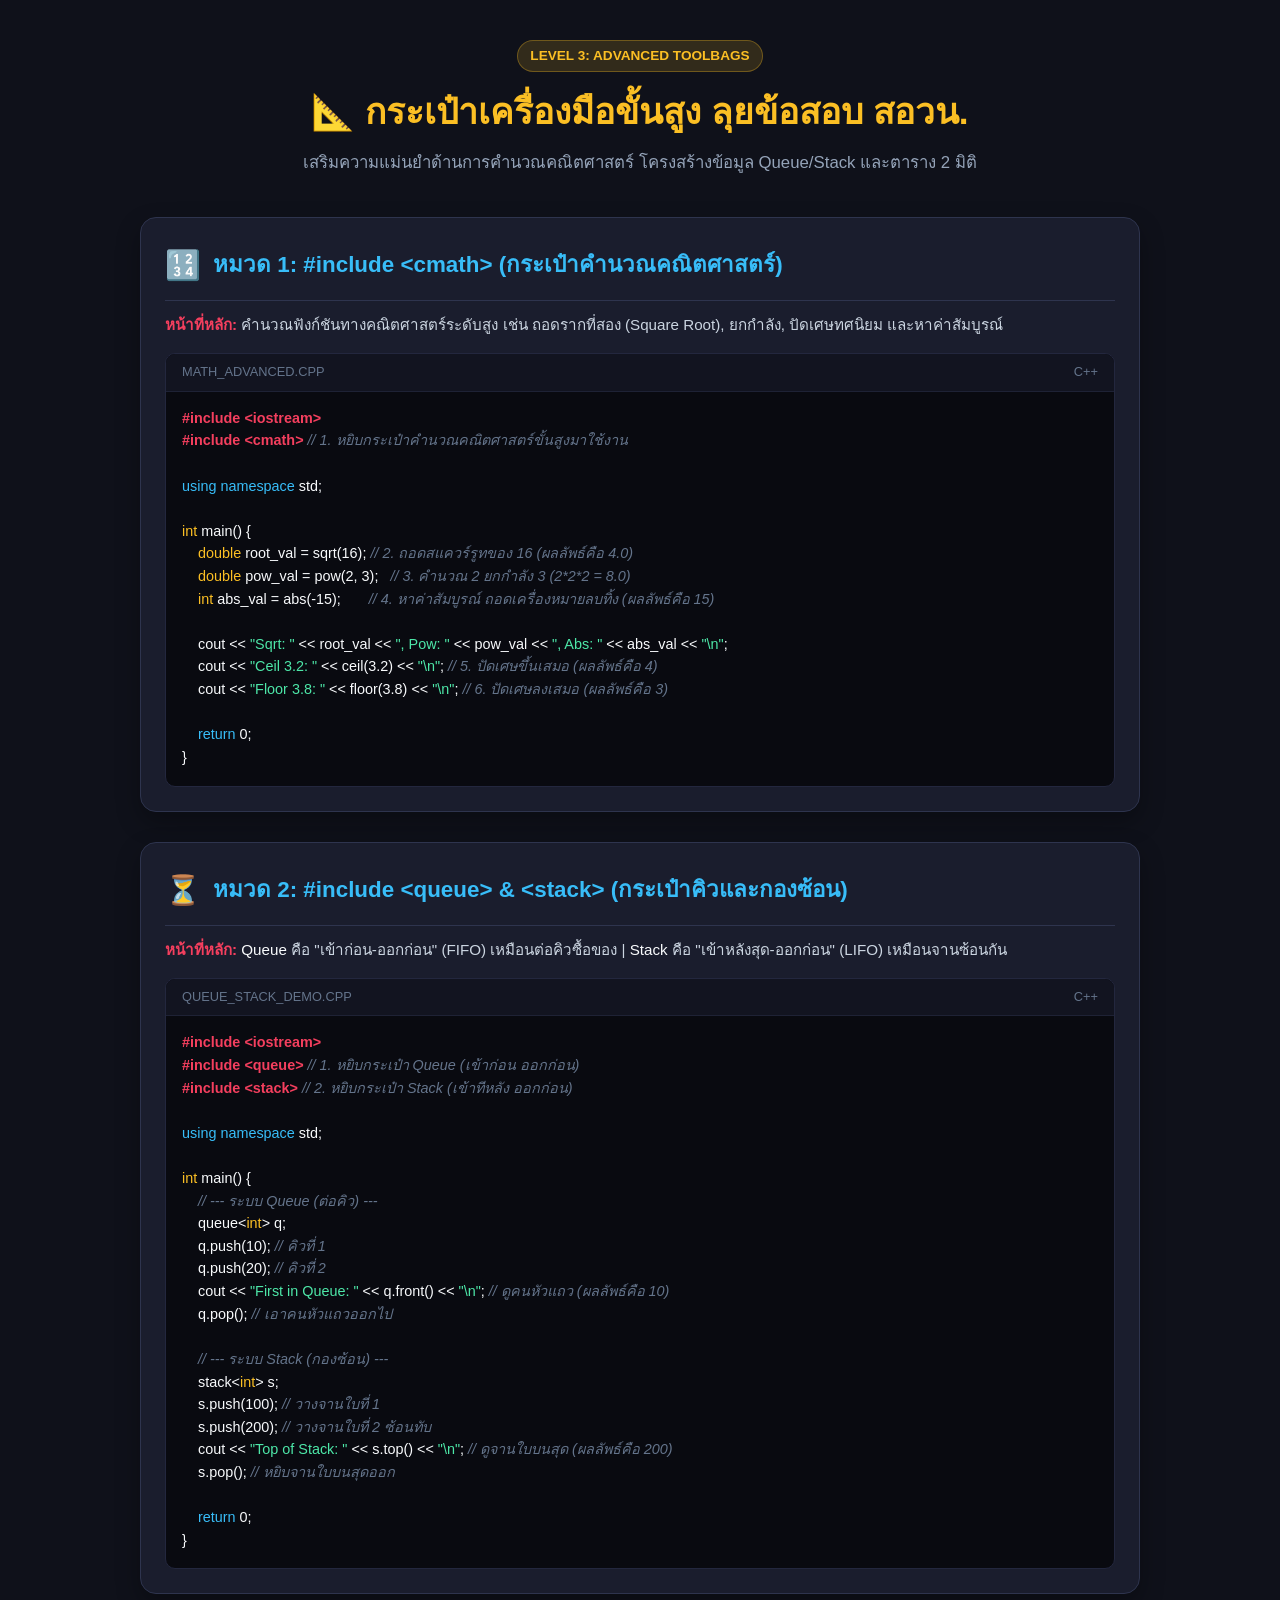
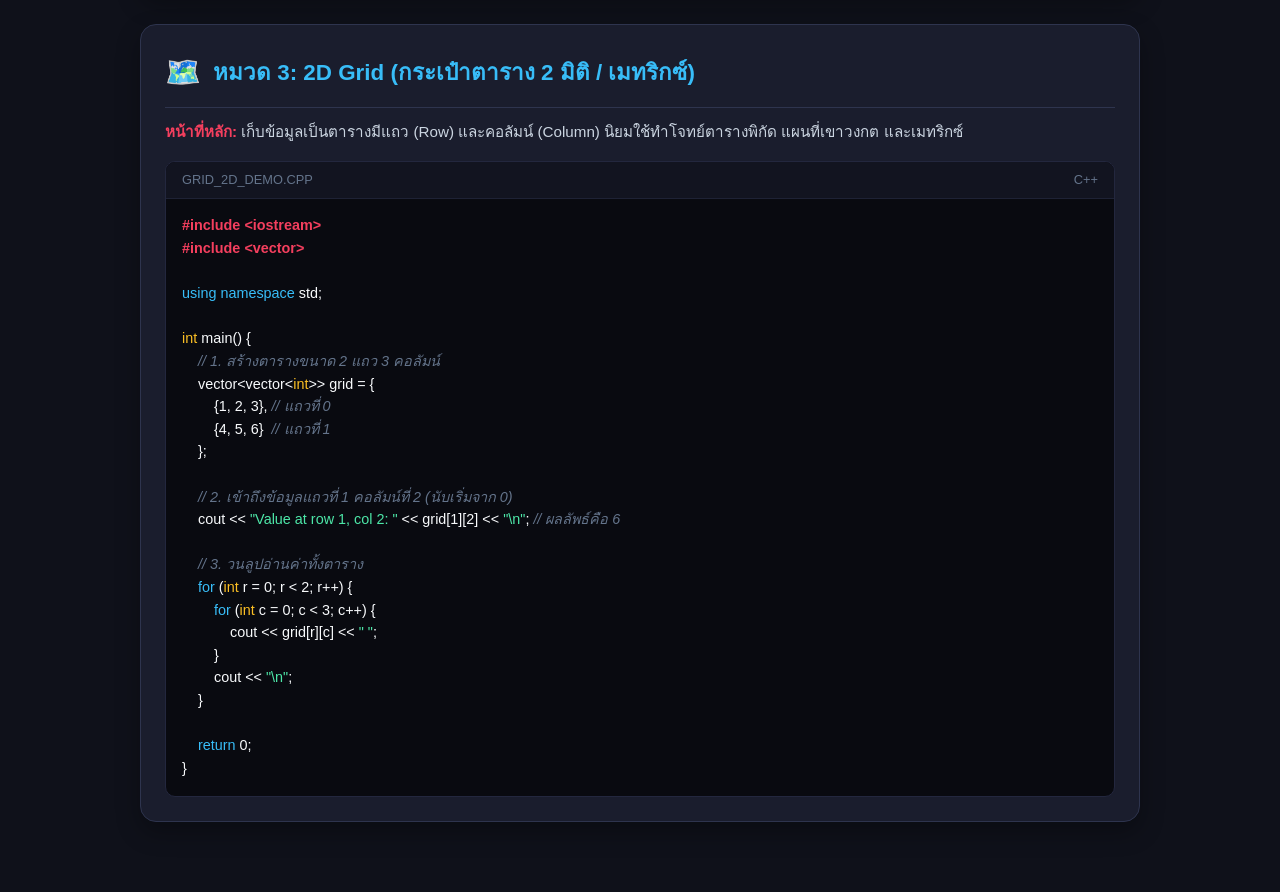
<file: level3/index.html>
<!DOCTYPE html>
<html lang="th">
<head>
  <meta charset="UTF-8">
  <meta name="viewport" content="width=device-width, initial-scale=1.0">
  <title>Level 3: Advanced C++ Toolbags - Dek Morton Studio</title>
  <style>
    * {
      box-sizing: border-box;
      margin: 0;
      padding: 0;
      font-family: 'Segoe UI', Prompt, Tahoma, Geneva, Verdana, sans-serif;
    }

    body {
      background-color: #0f111a;
      color: #e2e8f0;
      line-height: 1.6;
      padding: 40px 20px;
    }

    .container {
      max-width: 1000px;
      margin: 0 auto;
    }

    header {
      text-align: center;
      margin-bottom: 40px;
    }

    header h1 {
      font-size: 2.2rem;
      color: #fbbf24;
      margin-bottom: 10px;
    }

    header p {
      color: #94a3b8;
      font-size: 1.05rem;
    }

    .badge {
      display: inline-block;
      background: rgba(251, 191, 36, 0.15);
      color: #fbbf24;
      padding: 4px 12px;
      border-radius: 20px;
      font-size: 0.85rem;
      font-weight: bold;
      margin-bottom: 12px;
      border: 1px solid rgba(251, 191, 36, 0.3);
    }

    .toolbag-card {
      background: #1a1d2d;
      border: 1px solid #2e344e;
      border-radius: 16px;
      padding: 24px;
      margin-bottom: 30px;
      box-shadow: 0 10px 25px rgba(0, 0, 0, 0.3);
    }

    .toolbag-header {
      display: flex;
      align-items: center;
      gap: 12px;
      margin-bottom: 12px;
      border-bottom: 1px solid #2e344e;
      padding-bottom: 12px;
    }

    .toolbag-icon {
      font-size: 1.8rem;
    }

    .toolbag-title {
      font-size: 1.4rem;
      color: #38bdf8;
      font-weight: 700;
    }

    .toolbag-desc {
      color: #cbd5e1;
      font-size: 0.95rem;
      margin-bottom: 16px;
    }

    .toolbag-desc strong {
      color: #f43f5e;
    }

    .code-container {
      background: #090a10;
      border-radius: 10px;
      border: 1px solid #23273e;
      overflow: hidden;
    }

    .code-header {
      background: #121420;
      padding: 8px 16px;
      font-size: 0.8rem;
      color: #64748b;
      display: flex;
      justify-content: space-between;
      border-bottom: 1px solid #1e2235;
    }

    pre {
      padding: 16px;
      overflow-x: auto;
      font-family: 'Consolas', 'Courier New', Courier, monospace;
      font-size: 0.9rem;
      line-height: 1.5;
    }

    code {
      color: #f8fafc;
    }

    .c-include  { color: #f43f5e; font-weight: bold; }
    .c-keyword  { color: #38bdf8; }
    .c-type     { color: #fbbf24; }
    .c-comment  { color: #64748b; font-style: italic; }
    .c-string   { color: #4de7a8; }
  </style>
</head>
<body>

  <div class="container">
    
    <header>
      <span class="badge">LEVEL 3: ADVANCED TOOLBAGS</span>
      <h1>📐 กระเป๋าเครื่องมือขั้นสูง ลุยข้อสอบ สอวน.</h1>
      <p>เสริมความแม่นยำด้านการคำนวณคณิตศาสตร์ โครงสร้างข้อมูล Queue/Stack และตาราง 2 มิติ</p>
    </header>

    <!-- --------------------------------------------------
         CARD 1: cmath
    -------------------------------------------------- -->
    <div class="toolbag-card">
      <div class="toolbag-header">
        <span class="toolbag-icon">🔢</span>
        <h2 class="toolbag-title">หมวด 1: #include &lt;cmath&gt; (กระเป๋าคำนวณคณิตศาสตร์)</h2>
      </div>
      <p class="toolbag-desc">
        <strong>หน้าที่หลัก:</strong> คำนวณฟังก์ชันทางคณิตศาสตร์ระดับสูง เช่น ถอดรากที่สอง (Square Root), ยกกำลัง, ปัดเศษทศนิยม และหาค่าสัมบูรณ์
      </p>
      
      <div class="code-container">
        <div class="code-header">
          <span>MATH_ADVANCED.CPP</span>
          <span>C++</span>
        </div>
        <pre><code><span class="c-include">#include &lt;iostream&gt;</span>
<span class="c-include">#include &lt;cmath&gt;</span> <span class="c-comment">// 1. หยิบกระเป๋าคำนวณคณิตศาสตร์ขั้นสูงมาใช้งาน</span>

<span class="c-keyword">using namespace</span> std;

<span class="c-type">int</span> main() {
    <span class="c-type">double</span> root_val = sqrt(16); <span class="c-comment">// 2. ถอดสแควร์รูทของ 16 (ผลลัพธ์คือ 4.0)</span>
    <span class="c-type">double</span> pow_val = pow(2, 3);   <span class="c-comment">// 3. คำนวณ 2 ยกกำลัง 3 (2*2*2 = 8.0)</span>
    <span class="c-type">int</span> abs_val = abs(-15);       <span class="c-comment">// 4. หาค่าสัมบูรณ์ ถอดเครื่องหมายลบทิ้ง (ผลลัพธ์คือ 15)</span>
    
    cout &lt;&lt; <span class="c-string">"Sqrt: "</span> &lt;&lt; root_val &lt;&lt; <span class="c-string">", Pow: "</span> &lt;&lt; pow_val &lt;&lt; <span class="c-string">", Abs: "</span> &lt;&lt; abs_val &lt;&lt; <span class="c-string">"\n"</span>;
    cout &lt;&lt; <span class="c-string">"Ceil 3.2: "</span> &lt;&lt; ceil(3.2) &lt;&lt; <span class="c-string">"\n"</span>; <span class="c-comment">// 5. ปัดเศษขึ้นเสมอ (ผลลัพธ์คือ 4)</span>
    cout &lt;&lt; <span class="c-string">"Floor 3.8: "</span> &lt;&lt; floor(3.8) &lt;&lt; <span class="c-string">"\n"</span>; <span class="c-comment">// 6. ปัดเศษลงเสมอ (ผลลัพธ์คือ 3)</span>
    
    <span class="c-keyword">return</span> 0;
}</code></pre>
      </div>
    </div>

    <!-- --------------------------------------------------
         CARD 2: queue & stack
    -------------------------------------------------- -->
    <div class="toolbag-card">
      <div class="toolbag-header">
        <span class="toolbag-icon">⏳</span>
        <h2 class="toolbag-title">หมวด 2: #include &lt;queue&gt; &amp; &lt;stack&gt; (กระเป๋าคิวและกองซ้อน)</h2>
      </div>
      <p class="toolbag-desc">
        <strong>หน้าที่หลัก:</strong> 
        <code>Queue</code> คือ "เข้าก่อน-ออกก่อน" (FIFO) เหมือนต่อคิวซื้อของ | 
        <code>Stack</code> คือ "เข้าหลังสุด-ออกก่อน" (LIFO) เหมือนจานซ้อนกัน
      </p>
      
      <div class="code-container">
        <div class="code-header">
          <span>QUEUE_STACK_DEMO.CPP</span>
          <span>C++</span>
        </div>
        <pre><code><span class="c-include">#include &lt;iostream&gt;</span>
<span class="c-include">#include &lt;queue&gt;</span> <span class="c-comment">// 1. หยิบกระเป๋า Queue (เข้าก่อน ออกก่อน)</span>
<span class="c-include">#include &lt;stack&gt;</span> <span class="c-comment">// 2. หยิบกระเป๋า Stack (เข้าทีหลัง ออกก่อน)</span>

<span class="c-keyword">using namespace</span> std;

<span class="c-type">int</span> main() {
    <span class="c-comment">// --- ระบบ Queue (ต่อคิว) ---</span>
    queue&lt;<span class="c-type">int</span>&gt; q;
    q.push(10); <span class="c-comment">// คิวที่ 1</span>
    q.push(20); <span class="c-comment">// คิวที่ 2</span>
    cout &lt;&lt; <span class="c-string">"First in Queue: "</span> &lt;&lt; q.front() &lt;&lt; <span class="c-string">"\n"</span>; <span class="c-comment">// ดูคนหัวแถว (ผลลัพธ์คือ 10)</span>
    q.pop(); <span class="c-comment">// เอาคนหัวแถวออกไป</span>

    <span class="c-comment">// --- ระบบ Stack (กองซ้อน) ---</span>
    stack&lt;<span class="c-type">int</span>&gt; s;
    s.push(100); <span class="c-comment">// วางจานใบที่ 1</span>
    s.push(200); <span class="c-comment">// วางจานใบที่ 2 ซ้อนทับ</span>
    cout &lt;&lt; <span class="c-string">"Top of Stack: "</span> &lt;&lt; s.top() &lt;&lt; <span class="c-string">"\n"</span>; <span class="c-comment">// ดูจานใบบนสุด (ผลลัพธ์คือ 200)</span>
    s.pop(); <span class="c-comment">// หยิบจานใบบนสุดออก</span>
    
    <span class="c-keyword">return</span> 0;
}</code></pre>
      </div>
    </div>

    <!-- --------------------------------------------------
         CARD 3: 2D Grid / Vector
    -------------------------------------------------- -->
    <div class="toolbag-card">
      <div class="toolbag-header">
        <span class="toolbag-icon">🗺️</span>
        <h2 class="toolbag-title">หมวด 3: 2D Grid (กระเป๋าตาราง 2 มิติ / เมทริกซ์)</h2>
      </div>
      <p class="toolbag-desc">
        <strong>หน้าที่หลัก:</strong> เก็บข้อมูลเป็นตารางมีแถว (Row) และคอลัมน์ (Column) นิยมใช้ทำโจทย์ตารางพิกัด แผนที่เขาวงกต และเมทริกซ์
      </p>
      
      <div class="code-container">
        <div class="code-header">
          <span>GRID_2D_DEMO.CPP</span>
          <span>C++</span>
        </div>
        <pre><code><span class="c-include">#include &lt;iostream&gt;</span>
<span class="c-include">#include &lt;vector&gt;</span>

<span class="c-keyword">using namespace</span> std;

<span class="c-type">int</span> main() {
    <span class="c-comment">// 1. สร้างตารางขนาด 2 แถว 3 คอลัมน์</span>
    vector&lt;vector&lt;<span class="c-type">int</span>&gt;&gt; grid = {
        {1, 2, 3}, <span class="c-comment">// แถวที่ 0</span>
        {4, 5, 6}  <span class="c-comment">// แถวที่ 1</span>
    };
    
    <span class="c-comment">// 2. เข้าถึงข้อมูลแถวที่ 1 คอลัมน์ที่ 2 (นับเริ่มจาก 0)</span>
    cout &lt;&lt; <span class="c-string">"Value at row 1, col 2: "</span> &lt;&lt; grid[1][2] &lt;&lt; <span class="c-string">"\n"</span>; <span class="c-comment">// ผลลัพธ์คือ 6</span>
    
    <span class="c-comment">// 3. วนลูปอ่านค่าทั้งตาราง</span>
    <span class="c-keyword">for</span> (<span class="c-type">int</span> r = 0; r &lt; 2; r++) {
        <span class="c-keyword">for</span> (<span class="c-type">int</span> c = 0; c &lt; 3; c++) {
            cout &lt;&lt; grid[r][c] &lt;&lt; <span class="c-string">" "</span>;
        }
        cout &lt;&lt; <span class="c-string">"\n"</span>;
    }
    
    <span class="c-keyword">return</span> 0;
}</code></pre>
      </div>
    </div>

  </div>

</body>
</html>
</file>
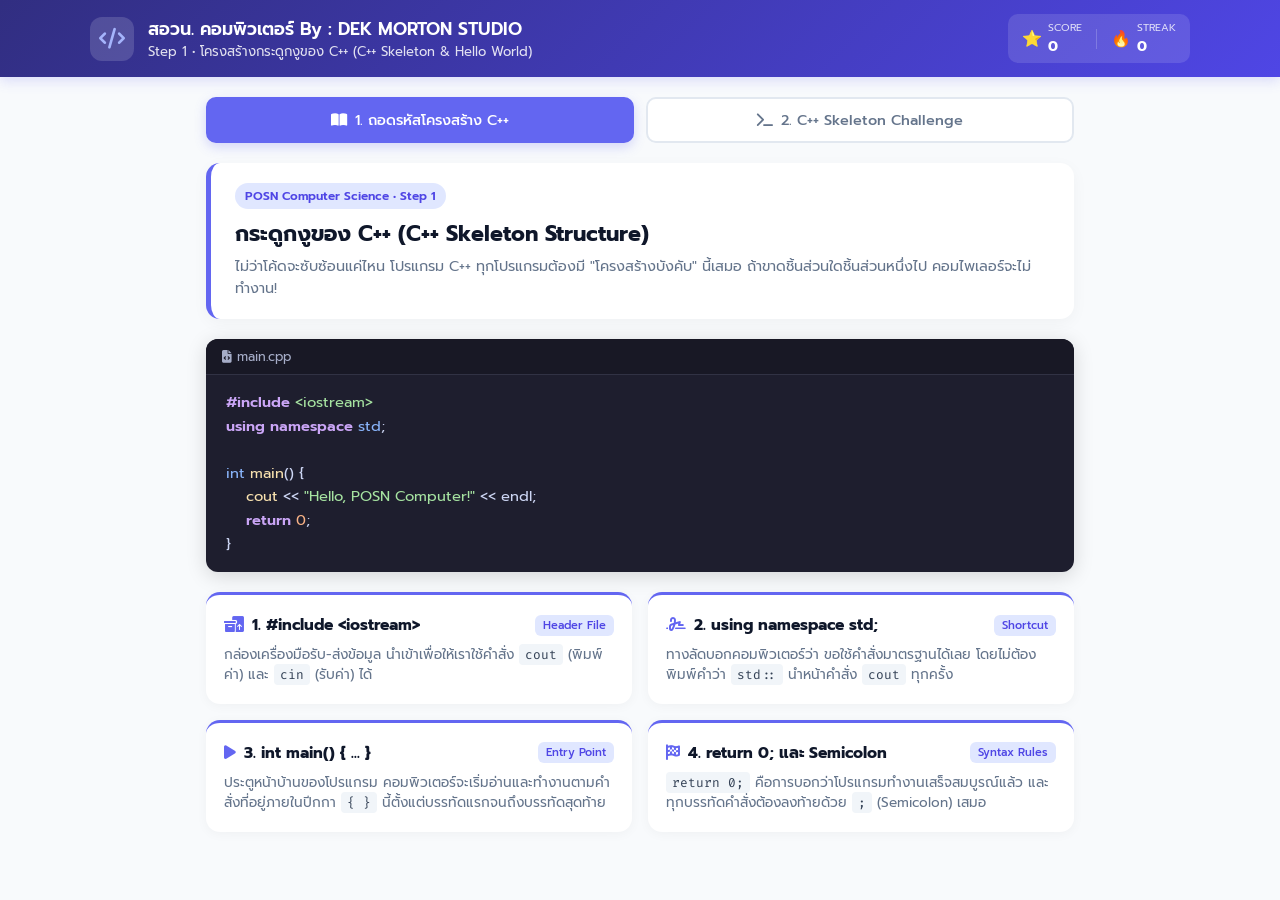
<file: Level1/step1/index.html>
<!DOCTYPE html>
<html lang="th">

<head>
  <meta charset="UTF-8">
  <meta name="viewport" content="width=device-width, initial-scale=1.0">
  <title>Dek Morton Studio - สอวน. คอมพิวเตอร์ (Step 1)</title>
  <link rel="preconnect" href="https://fonts.googleapis.com">
  <link rel="preconnect" href="https://fonts.gstatic.com" crossorigin>
  <link
    href="https://fonts.googleapis.com/css2?family=Prompt:wght@300;400;500;600;700&family=Fira+Code:wght@400;600&display=swap"
    rel="stylesheet">
  <link rel="stylesheet" href="https://cdnjs.cloudflare.com/ajax/libs/font-awesome/6.4.0/css/all.min.css">
  <link rel="stylesheet" href="style.css">
</head>

<body>

  <!-- Header Section -->
  <header class="header-nav">
    <div class="nav-container">
      <div class="brand">
        <div class="brand-icon">
          <i class="fa-solid fa-code"></i>
        </div>
        <div class="brand-text">
          <h2>สอวน. คอมพิวเตอร์ By : DEK MORTON STUDIO</h2>
          <p>Step 1 • โครงสร้างกระดูกงูของ C++ (C++ Skeleton & Hello World)</p>
        </div>
      </div>

      <div class="header-right-group">
        <div class="stats-bar">
          <div class="stat-item">
            <span class="stat-icon">⭐</span>
            <div class="stat-info">
              <span class="stat-label">Score</span>
              <span class="stat-value" id="score-val">0</span>
            </div>
          </div>
          <div class="divider"></div>
          <div class="stat-item">
            <span class="stat-icon">🔥</span>
            <div class="stat-info">
              <span class="stat-label">Streak</span>
              <span class="stat-value" id="streak-val">0</span>
            </div>
          </div>
        </div>

      </div>
    </div>
  </header>

  <!-- Main Content Wrapper -->
  <div class="main-wrapper">
    <nav class="tabs-nav cpp-tabs">
      <button class="tab-btn active" onclick="switchTab('tab-theory', this)">
        <i class="fa-solid fa-book-open"></i> 1. ถอดรหัสโครงสร้าง C++
      </button>
      <button class="tab-btn" onclick="switchTab('tab-drill', this)">
        <i class="fa-solid fa-terminal"></i> 2. C++ Skeleton Challenge
      </button>
    </nav>

    <!-- Tab 1: Theory -->
    <div id="tab-theory" class="tab-content active">
      <div class="banner-card cpp-banner">
        <span class="badge-pill cpp-badge">POSN Computer Science • Step 1</span>
        <h1>กระดูกงูของ C++ (C++ Skeleton Structure)</h1>
        <p>ไม่ว่าโค้ดจะซับซ้อนแค่ไหน โปรแกรม C++ ทุกโปรแกรมต้องมี "โครงสร้างบังคับ" นี้เสมอ
          ถ้าขาดชิ้นส่วนใดชิ้นส่วนหนึ่งไป คอมไพเลอร์จะไม่ทำงาน!</p>
      </div>

      <div class="code-preview-box">
        <div class="code-header">
          <span><i class="fa-solid fa-file-code"></i> main.cpp</span>
        </div>
        <pre><code><span class="code-keyword">#include</span> <span class="code-string">&lt;iostream&gt;</span>
<span class="code-keyword">using namespace</span> <span class="code-type">std</span>;

<span class="code-type">int</span> <span class="code-func">main</span>() {
    <span class="code-func">cout</span> &lt;&lt; <span class="code-string">"Hello, POSN Computer!"</span> &lt;&lt; endl;
    <span class="code-keyword">return</span> <span class="code-num">0</span>;
}</code></pre>
      </div>

      <div class="theory-grid">
        <div class="theory-card">
          <div class="card-header-tag">
            <h3 class="card-title"><i class="fa-solid fa-boxes-packing text-cpp"></i> 1. #include &lt;iostream&gt;</h3>
            <span class="tag cpp-tag">Header File</span>
          </div>
          <p class="theory-desc">กล่องเครื่องมือรับ-ส่งข้อมูล นำเข้าเพื่อให้เราใช้คำสั่ง <code>cout</code> (พิมพ์ค่า)
            และ <code>cin</code> (รับค่า) ได้</p>
        </div>

        <div class="theory-card">
          <div class="card-header-tag">
            <h3 class="card-title"><i class="fa-solid fa-signature text-cpp"></i> 2. using namespace std;</h3>
            <span class="tag cpp-tag">Shortcut</span>
          </div>
          <p class="theory-desc">ทางลัดบอกคอมพิวเตอร์ว่า ขอใช้คำสั่งมาตรฐานได้เลย โดยไม่ต้องพิมพ์คำว่า
            <code>std::</code> นำหน้าคำสั่ง <code>cout</code> ทุกครั้ง
          </p>
        </div>

        <div class="theory-card">
          <div class="card-header-tag">
            <h3 class="card-title"><i class="fa-solid fa-play text-cpp"></i> 3. int main() { ... }</h3>
            <span class="tag cpp-tag">Entry Point</span>
          </div>
          <p class="theory-desc">ประตูหน้าบ้านของโปรแกรม คอมพิวเตอร์จะเริ่มอ่านและทำงานตามคำสั่งที่อยู่ภายในปีกกา
            <code>{ }</code> นี้ตั้งแต่บรรทัดแรกจนถึงบรรทัดสุดท้าย
          </p>
        </div>

        <div class="theory-card">
          <div class="card-header-tag">
            <h3 class="card-title"><i class="fa-solid fa-flag-checkered text-cpp"></i> 4. return 0; และ Semicolon</h3>
            <span class="tag cpp-tag">Syntax Rules</span>
          </div>
          <p class="theory-desc"><code>return 0;</code> คือการบอกว่าโปรแกรมทำงานเสร็จสมบูรณ์แล้ว
            และทุกบรรทัดคำสั่งต้องลงท้ายด้วย <code>;</code> (Semicolon) เสมอ</p>
        </div>
      </div>
    </div>

    <!-- Tab 2: Drill -->
    <div id="tab-drill" class="tab-content">
      <div class="quiz-card">
        <div class="quiz-meta">
          <span class="topic-indicator cpp-indicator"><i class="fa-solid fa-terminal"></i> Step 1 Challenge</span>
          <span class="generator-tag cpp-gen-tag"><i class="fa-solid fa-microchip"></i> Code & Syntax Quiz</span>
        </div>

        <div class="question-box">
          <h3 class="question-title" id="cpp-q-text">กำลังโหลดโจทย์...</h3>
          <div class="question-hint" id="cpp-q-hint">คำชี้แนะบริบทจะปรากฏตรงนี้</div>
        </div>

        <div class="options-grid" id="cpp-options-container"></div>

        <div class="feedback-box hidden" id="cpp-feedback">
          <div class="feedback-header" id="cpp-fb-title"></div>
          <div class="feedback-text" id="cpp-fb-desc"></div>
        </div>

        <div class="action-row">
          <button class="btn-action cpp-btn hidden" id="cpp-next-btn" onclick="generateCppQuestion()">
            ข้อถัดไป <i class="fa-solid fa-arrow-right"></i>
          </button>
        </div>
      </div>
    </div>
  </div>

  <script src="script.js"></script>
</body>

</html>
</file>
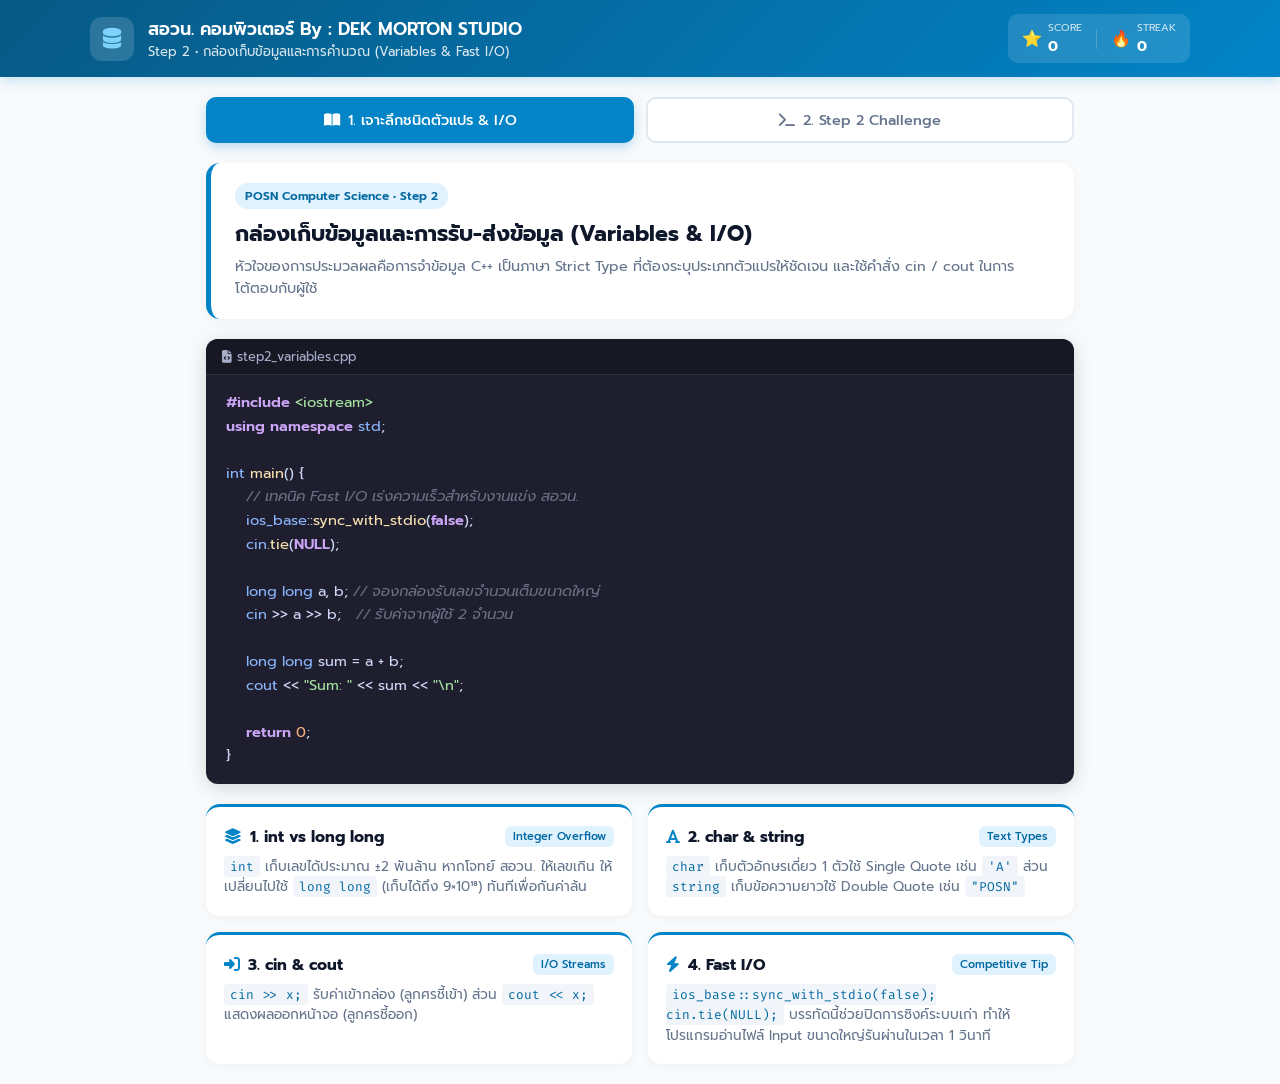
<file: Level1/step2/index.html>
<!DOCTYPE html>
<html lang="th">

<head>
  <meta charset="UTF-8">
  <meta name="viewport" content="width=device-width, initial-scale=1.0">
  <title>Dek Morton Studio - สอวน. คอมพิวเตอร์ (Step 2)</title>
  <link rel="preconnect" href="https://fonts.googleapis.com">
  <link rel="preconnect" href="https://fonts.gstatic.com" crossorigin>
  <link
    href="https://fonts.googleapis.com/css2?family=Prompt:wght@300;400;500;600;700&family=Fira+Code:wght@400;600&display=swap"
    rel="stylesheet">
  <link rel="stylesheet" href="https://cdnjs.cloudflare.com/ajax/libs/font-awesome/6.4.0/css/all.min.css">
  <link rel="stylesheet" href="style.css">
</head>

<body>

  <!-- Header Section -->
  <header class="header-nav">
    <div class="nav-container">
      <div class="brand">
        <div class="brand-icon">
          <i class="fa-solid fa-database"></i>
        </div>
        <div class="brand-text">
          <h2>สอวน. คอมพิวเตอร์ By : DEK MORTON STUDIO</h2>
          <p>Step 2 • กล่องเก็บข้อมูลและการคำนวณ (Variables & Fast I/O)</p>
        </div>
      </div>

      <div class="header-right-group">
        <div class="stats-bar">
          <div class="stat-item">
            <span class="stat-icon">⭐</span>
            <div class="stat-info">
              <span class="stat-label">Score</span>
              <span class="stat-value" id="score-val">0</span>
            </div>
          </div>
          <div class="divider"></div>
          <div class="stat-item">
            <span class="stat-icon">🔥</span>
            <div class="stat-info">
              <span class="stat-label">Streak</span>
              <span class="stat-value" id="streak-val">0</span>
            </div>
          </div>
        </div>

      </div>
    </div>
  </header>

  <!-- Main Content Wrapper -->
  <div class="main-wrapper">
    <nav class="tabs-nav cpp-tabs">
      <button class="tab-btn active" onclick="switchTab('tab-theory', this)">
        <i class="fa-solid fa-book-open"></i> 1. เจาะลึกชนิดตัวแปร & I/O
      </button>
      <button class="tab-btn" onclick="switchTab('tab-drill', this)">
        <i class="fa-solid fa-terminal"></i> 2. Step 2 Challenge
      </button>
    </nav>

    <!-- Tab 1: Theory -->
    <div id="tab-theory" class="tab-content active">
      <div class="banner-card cpp-banner">
        <span class="badge-pill cpp-badge">POSN Computer Science • Step 2</span>
        <h1>กล่องเก็บข้อมูลและการรับ-ส่งข้อมูล (Variables & I/O)</h1>
        <p>หัวใจของการประมวลผลคือการจำข้อมูล C++ เป็นภาษา Strict Type ที่ต้องระบุประเภทตัวแปรให้ชัดเจน และใช้คำสั่ง cin
          / cout ในการโต้ตอบกับผู้ใช้</p>
      </div>

      <div class="code-preview-box">
        <div class="code-header">
          <span><i class="fa-solid fa-file-code"></i> step2_variables.cpp</span>
        </div>
        <pre><code><span class="code-keyword">#include</span> <span class="code-string">&lt;iostream&gt;</span>
<span class="code-keyword">using namespace</span> <span class="code-type">std</span>;

<span class="code-type">int</span> <span class="code-func">main</span>() {
    <span class="code-comment">// เทคนิค Fast I/O เร่งความเร็วสำหรับงานแข่ง สอวน.</span>
    <span class="code-type">ios_base</span>::<span class="code-func">sync_with_stdio</span>(<span class="code-keyword">false</span>);
    <span class="code-type">cin</span>.<span class="code-func">tie</span>(<span class="code-keyword">NULL</span>);

    <span class="code-type">long long</span> a, b; <span class="code-comment">// จองกล่องรับเลขจำนวนเต็มขนาดใหญ่</span>
    <span class="code-type">cin</span> &gt;&gt; a &gt;&gt; b;   <span class="code-comment">// รับค่าจากผู้ใช้ 2 จำนวน</span>

    <span class="code-type">long long</span> sum = a + b;
    <span class="code-type">cout</span> &lt;&lt; <span class="code-string">"Sum: "</span> &lt;&lt; sum &lt;&lt; <span class="code-string">"\n"</span>;

    <span class="code-keyword">return</span> <span class="code-num">0</span>;
}</code></pre>
      </div>

      <div class="theory-grid">
        <div class="theory-card">
          <div class="card-header-tag">
            <h3 class="card-title"><i class="fa-solid fa-layer-group text-cpp"></i> 1. int vs long long</h3>
            <span class="tag cpp-tag">Integer Overflow</span>
          </div>
          <p class="theory-desc"><code>int</code> เก็บเลขได้ประมาณ ±2 พันล้าน หากโจทย์ สอวน. ให้เลขเกิน ให้เปลี่ยนไปใช้
            <code>long long</code> (เก็บได้ถึง 9×10¹⁸) ทันทีเพื่อกันค่าล้น</p>
        </div>

        <div class="theory-card">
          <div class="card-header-tag">
            <h3 class="card-title"><i class="fa-solid fa-font text-cpp"></i> 2. char & string</h3>
            <span class="tag cpp-tag">Text Types</span>
          </div>
          <p class="theory-desc"><code>char</code> เก็บตัวอักษรเดี่ยว 1 ตัวใช้ Single Quote เช่น <code>'A'</code> ส่วน
            <code>string</code> เก็บข้อความยาวใช้ Double Quote เช่น <code>"POSN"</code></p>
        </div>

        <div class="theory-card">
          <div class="card-header-tag">
            <h3 class="card-title"><i class="fa-solid fa-right-to-bracket text-cpp"></i> 3. cin & cout</h3>
            <span class="tag cpp-tag">I/O Streams</span>
          </div>
          <p class="theory-desc"><code>cin &gt;&gt; x;</code> รับค่าเข้ากล่อง (ลูกศรชี้เข้า) ส่วน
            <code>cout &lt;&lt; x;</code> แสดงผลออกหน้าจอ (ลูกศรชี้ออก)</p>
        </div>

        <div class="theory-card">
          <div class="card-header-tag">
            <h3 class="card-title"><i class="fa-solid fa-bolt text-cpp"></i> 4. Fast I/O</h3>
            <span class="tag cpp-tag">Competitive Tip</span>
          </div>
          <p class="theory-desc"><code>ios_base::sync_with_stdio(false); cin.tie(NULL);</code>
            บรรทัดนี้ช่วยปิดการซิงค์ระบบเก่า ทำให้โปรแกรมอ่านไฟล์ Input ขนาดใหญ่รันผ่านในเวลา 1 วินาที</p>
        </div>
      </div>
    </div>

    <!-- Tab 2: Drill -->
    <div id="tab-drill" class="tab-content">
      <div class="quiz-card">
        <div class="quiz-meta">
          <span class="topic-indicator cpp-indicator"><i class="fa-solid fa-terminal"></i> Step 2 Challenge</span>
          <span class="generator-tag cpp-gen-tag"><i class="fa-solid fa-database"></i> Variables & I/O Quiz</span>
        </div>

        <div class="question-box">
          <h3 class="question-title" id="cpp-q-text">กำลังโหลดโจทย์...</h3>
          <div class="question-hint" id="cpp-q-hint">คำชี้แนะบริบทจะปรากฏตรงนี้</div>
        </div>

        <div class="options-grid" id="cpp-options-container"></div>

        <div class="feedback-box hidden" id="cpp-feedback">
          <div class="feedback-header" id="cpp-fb-title"></div>
          <div class="feedback-text" id="cpp-fb-desc"></div>
        </div>

        <div class="action-row">
          <button class="btn-action cpp-btn hidden" id="cpp-next-btn" onclick="generateCppQuestion()">
            ข้อถัดไป <i class="fa-solid fa-arrow-right"></i>
          </button>
        </div>
      </div>
    </div>
  </div>

  <script src="script.js"></script>
</body>

</html>
</file>
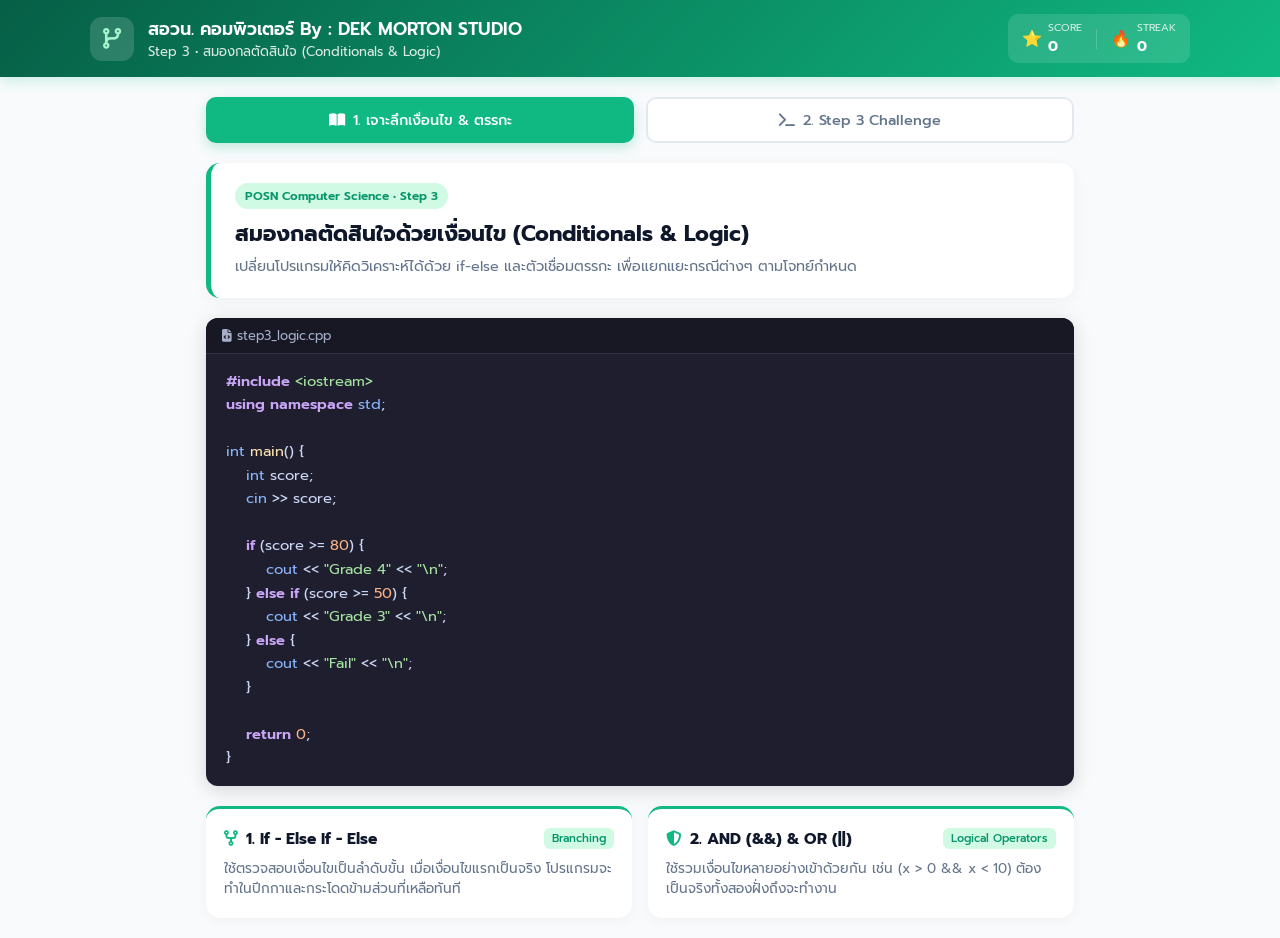
<file: Level1/step3/index.html>
<!DOCTYPE html>
<html lang="th">

<head>
  <meta charset="UTF-8">
  <meta name="viewport" content="width=device-width, initial-scale=1.0">
  <title>Dek Morton Studio - สอวน. คอมพิวเตอร์ (Step 3)</title>
  <link rel="preconnect" href="https://fonts.googleapis.com">
  <link rel="preconnect" href="https://fonts.gstatic.com" crossorigin>
  <link
    href="https://fonts.googleapis.com/css2?family=Prompt:wght@300;400;500;600;700&family=Fira+Code:wght@400;600&display=swap"
    rel="stylesheet">
  <link rel="stylesheet" href="https://cdnjs.cloudflare.com/ajax/libs/font-awesome/6.4.0/css/all.min.css">
  <link rel="stylesheet" href="style.css">
</head>

<body>

  <!-- Header Section -->
  <header class="header-nav">
    <div class="nav-container">
      <div class="brand">
        <div class="brand-icon">
          <i class="fa-solid fa-code-branch"></i>
        </div>
        <div class="brand-text">
          <h2>สอวน. คอมพิวเตอร์ By : DEK MORTON STUDIO</h2>
          <p>Step 3 • สมองกลตัดสินใจ (Conditionals & Logic)</p>
        </div>
      </div>

      <div class="header-right-group">
        <div class="stats-bar">
          <div class="stat-item">
            <span class="stat-icon">⭐</span>
            <div class="stat-info">
              <span class="stat-label">Score</span>
              <span class="stat-value" id="score-val">0</span>
            </div>
          </div>
          <div class="divider"></div>
          <div class="stat-item">
            <span class="stat-icon">🔥</span>
            <div class="stat-info">
              <span class="stat-label">Streak</span>
              <span class="stat-value" id="streak-val">0</span>
            </div>
          </div>
        </div>

      </div>
    </div>
  </header>

  <!-- Main Content Wrapper -->
  <div class="main-wrapper">
    <nav class="tabs-nav cpp-tabs">
      <button class="tab-btn active" onclick="switchTab('tab-theory', this)">
        <i class="fa-solid fa-book-open"></i> 1. เจาะลึกเงื่อนไข & ตรรกะ
      </button>
      <button class="tab-btn" onclick="switchTab('tab-drill', this)">
        <i class="fa-solid fa-terminal"></i> 2. Step 3 Challenge
      </button>
    </nav>

    <!-- Tab 1: Theory -->
    <div id="tab-theory" class="tab-content active">
      <div class="banner-card cpp-banner">
        <span class="badge-pill cpp-badge">POSN Computer Science • Step 3</span>
        <h1>สมองกลตัดสินใจด้วยเงื่อนไข (Conditionals & Logic)</h1>
        <p>เปลี่ยนโปรแกรมให้คิดวิเคราะห์ได้ด้วย if-else และตัวเชื่อมตรรกะ เพื่อแยกแยะกรณีต่างๆ ตามโจทย์กำหนด</p>
      </div>

      <div class="code-preview-box">
        <div class="code-header">
          <span><i class="fa-solid fa-file-code"></i> step3_logic.cpp</span>
        </div>
        <pre><code><span class="code-keyword">#include</span> <span class="code-string">&lt;iostream&gt;</span>
<span class="code-keyword">using namespace</span> <span class="code-type">std</span>;

<span class="code-type">int</span> <span class="code-func">main</span>() {
    <span class="code-type">int</span> score;
    <span class="code-type">cin</span> &gt;&gt; score;

    <span class="code-keyword">if</span> (score &gt;= <span class="code-num">80</span>) {
        <span class="code-type">cout</span> &lt;&lt; <span class="code-string">"Grade 4"</span> &lt;&lt; <span class="code-string">"\n"</span>;
    } <span class="code-keyword">else if</span> (score &gt;= <span class="code-num">50</span>) {
        <span class="code-type">cout</span> &lt;&lt; <span class="code-string">"Grade 3"</span> &lt;&lt; <span class="code-string">"\n"</span>;
    } <span class="code-keyword">else</span> {
        <span class="code-type">cout</span> &lt;&lt; <span class="code-string">"Fail"</span> &lt;&lt; <span class="code-string">"\n"</span>;
    }

    <span class="code-keyword">return</span> <span class="code-num">0</span>;
}</code></pre>
      </div>

      <div class="theory-grid">
        <div class="theory-card">
          <div class="card-header-tag">
            <h3 class="card-title"><i class="fa-solid fa-code-fork text-cpp"></i> 1. If - Else If - Else</h3>
            <span class="tag cpp-tag">Branching</span>
          </div>
          <p class="theory-desc">ใช้ตรวจสอบเงื่อนไขเป็นลำดับขั้น เมื่อเงื่อนไขแรกเป็นจริง
            โปรแกรมจะทำในปีกกาและกระโดดข้ามส่วนที่เหลือทันที</p>
        </div>

        <div class="theory-card">
          <div class="card-header-tag">
            <h3 class="card-title"><i class="fa-solid fa-shield-halved text-cpp"></i> 2. AND (&amp;&amp) &amp; OR (||)
            </h3>
            <span class="tag cpp-tag">Logical Operators</span>
          </div>
          <p class="theory-desc">ใช้รวมเงื่อนไขหลายอย่างเข้าด้วยกัน เช่น <code>(x &gt; 0 &amp;&amp; x &lt; 10)</code>
            ต้องเป็นจริงทั้งสองฝั่งถึงจะทำงาน</p>
        </div>
      </div>
    </div>

    <!-- Tab 2: Drill -->
    <div id="tab-drill" class="tab-content">
      <div class="quiz-card">
        <div class="quiz-meta">
          <span class="topic-indicator cpp-indicator"><i class="fa-solid fa-terminal"></i> Step 3 Challenge</span>
          <span class="generator-tag cpp-gen-tag"><i class="fa-solid fa-code-branch"></i> Conditionals Quiz</span>
        </div>

        <div class="question-box">
          <h3 class="question-title" id="cpp-q-text">กำลังโหลดโจทย์...</h3>
          <div class="question-hint" id="cpp-q-hint">คำชี้แนะบริบทจะปรากฏตรงนี้</div>
        </div>

        <div class="options-grid" id="cpp-options-container"></div>

        <div class="feedback-box hidden" id="cpp-feedback">
          <div class="feedback-header" id="cpp-fb-title"></div>
          <div class="feedback-text" id="cpp-fb-desc"></div>
        </div>

        <div class="action-row">
          <button class="btn-action cpp-btn hidden" id="cpp-next-btn" onclick="generateCppQuestion()">
            ข้อถัดไป <i class="fa-solid fa-arrow-right"></i>
          </button>
        </div>
      </div>
    </div>
  </div>

  <script src="script.js"></script>
</body>

</html>
</file>
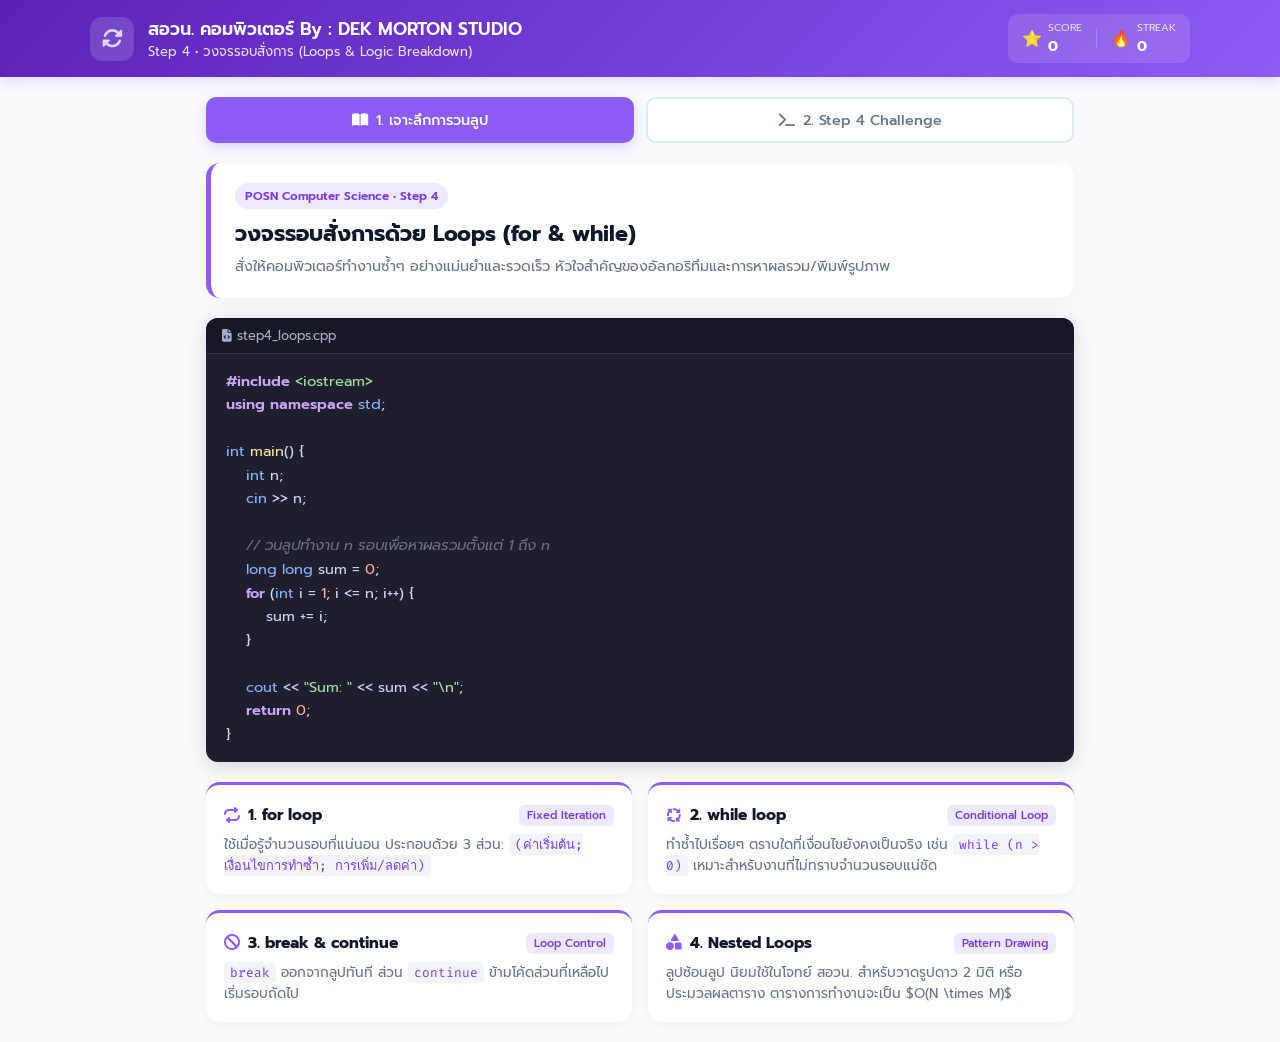
<file: Level1/step4/index.html>
<!DOCTYPE html>
<html lang="th">

<head>
  <meta charset="UTF-8">
  <meta name="viewport" content="width=device-width, initial-scale=1.0">
  <title>Dek Morton Studio - สอวน. คอมพิวเตอร์ (Step 4)</title>
  <link rel="preconnect" href="https://fonts.googleapis.com">
  <link rel="preconnect" href="https://fonts.gstatic.com" crossorigin>
  <link
    href="https://fonts.googleapis.com/css2?family=Prompt:wght@300;400;500;600;700&family=Fira+Code:wght@400;600&display=swap"
    rel="stylesheet">
  <link rel="stylesheet" href="https://cdnjs.cloudflare.com/ajax/libs/font-awesome/6.4.0/css/all.min.css">
  <link rel="stylesheet" href="style.css">
</head>

<body>

  <!-- Header Section -->
  <header class="header-nav">
    <div class="nav-container">
      <div class="brand">
        <div class="brand-icon">
          <i class="fa-solid fa-rotate"></i>
        </div>
        <div class="brand-text">
          <h2>สอวน. คอมพิวเตอร์ By : DEK MORTON STUDIO</h2>
          <p>Step 4 • วงจรรอบสั่งการ (Loops & Logic Breakdown)</p>
        </div>
      </div>

      <div class="header-right-group">
        <div class="stats-bar">
          <div class="stat-item">
            <span class="stat-icon">⭐</span>
            <div class="stat-info">
              <span class="stat-label">Score</span>
              <span class="stat-value" id="score-val">0</span>
            </div>
          </div>
          <div class="divider"></div>
          <div class="stat-item">
            <span class="stat-icon">🔥</span>
            <div class="stat-info">
              <span class="stat-label">Streak</span>
              <span class="stat-value" id="streak-val">0</span>
            </div>
          </div>
        </div>

      </div>
    </div>
  </header>

  <!-- Main Content Wrapper -->
  <div class="main-wrapper">
    <nav class="tabs-nav cpp-tabs">
      <button class="tab-btn active" onclick="switchTab('tab-theory', this)">
        <i class="fa-solid fa-book-open"></i> 1. เจาะลึกการวนลูป
      </button>
      <button class="tab-btn" onclick="switchTab('tab-drill', this)">
        <i class="fa-solid fa-terminal"></i> 2. Step 4 Challenge
      </button>
    </nav>

    <!-- Tab 1: Theory -->
    <div id="tab-theory" class="tab-content active">
      <div class="banner-card cpp-banner">
        <span class="badge-pill cpp-badge">POSN Computer Science • Step 4</span>
        <h1>วงจรรอบสั่งการด้วย Loops (for &amp; while)</h1>
        <p>สั่งให้คอมพิวเตอร์ทำงานซ้ำๆ อย่างแม่นยำและรวดเร็ว หัวใจสำคัญของอัลกอริทึมและการหาผลรวม/พิมพ์รูปภาพ</p>
      </div>

      <div class="code-preview-box">
        <div class="code-header">
          <span><i class="fa-solid fa-file-code"></i> step4_loops.cpp</span>
        </div>
        <pre><code><span class="code-keyword">#include</span> <span class="code-string">&lt;iostream&gt;</span>
<span class="code-keyword">using namespace</span> <span class="code-type">std</span>;

<span class="code-type">int</span> <span class="code-func">main</span>() {
    <span class="code-type">int</span> n;
    <span class="code-type">cin</span> &gt;&gt; n;

    <span class="code-comment">// วนลูปทำงาน n รอบเพื่อหาผลรวมตั้งแต่ 1 ถึง n</span>
    <span class="code-type">long long</span> sum = <span class="code-num">0</span>;
    <span class="code-keyword">for</span> (<span class="code-type">int</span> i = <span class="code-num">1</span>; i &lt;= n; i++) {
        sum += i;
    }

    <span class="code-type">cout</span> &lt;&lt; <span class="code-string">"Sum: "</span> &lt;&lt; sum &lt;&lt; <span class="code-string">"\n"</span>;
    <span class="code-keyword">return</span> <span class="code-num">0</span>;
}</code></pre>
      </div>

      <div class="theory-grid">
        <div class="theory-card">
          <div class="card-header-tag">
            <h3 class="card-title"><i class="fa-solid fa-repeat text-cpp"></i> 1. for loop</h3>
            <span class="tag cpp-tag">Fixed Iteration</span>
          </div>
          <p class="theory-desc">ใช้เมื่อรู้จำนวนรอบที่แน่นอน ประกอบด้วย 3 ส่วน:
            <code>(ค่าเริ่มต้น; เงื่อนไขการทำซ้ำ; การเพิ่ม/ลดค่า)</code></p>
        </div>

        <div class="theory-card">
          <div class="card-header-tag">
            <h3 class="card-title"><i class="fa-solid fa-arrows-spin text-cpp"></i> 2. while loop</h3>
            <span class="tag cpp-tag">Conditional Loop</span>
          </div>
          <p class="theory-desc">ทำซ้ำไปเรื่อยๆ ตราบใดที่เงื่อนไขยังคงเป็นจริง เช่น <code>while (n &gt; 0)</code>
            เหมาะสำหรับงานที่ไม่ทราบจำนวนรอบแน่ชัด</p>
        </div>

        <div class="theory-card">
          <div class="card-header-tag">
            <h3 class="card-title"><i class="fa-solid fa-ban text-cpp"></i> 3. break &amp; continue</h3>
            <span class="tag cpp-tag">Loop Control</span>
          </div>
          <p class="theory-desc"><code>break</code> ออกจากลูปทันที ส่วน <code>continue</code>
            ข้ามโค้ดส่วนที่เหลือไปเริ่มรอบถัดไป</p>
        </div>

        <div class="theory-card">
          <div class="card-header-tag">
            <h3 class="card-title"><i class="fa-solid fa-shapes text-cpp"></i> 4. Nested Loops</h3>
            <span class="tag cpp-tag">Pattern Drawing</span>
          </div>
          <p class="theory-desc">ลูปซ้อนลูป นิยมใช้ในโจทย์ สอวน. สำหรับวาดรูปดาว 2 มิติ หรือประมวลผลตาราง
            ตารางการทำงานจะเป็น $O(N \times M)$</p>
        </div>
      </div>
    </div>

    <!-- Tab 2: Drill -->
    <div id="tab-drill" class="tab-content">
      <div class="quiz-card">
        <div class="quiz-meta">
          <span class="topic-indicator cpp-indicator"><i class="fa-solid fa-terminal"></i> Step 4 Challenge</span>
          <span class="generator-tag cpp-gen-tag"><i class="fa-solid fa-rotate"></i> Loops Quiz</span>
        </div>

        <div class="question-box">
          <h3 class="question-title" id="cpp-q-text">กำลังโหลดโจทย์...</h3>
          <div class="question-hint" id="cpp-q-hint">คำชี้แนะบริบทจะปรากฏตรงนี้</div>
        </div>

        <div class="options-grid" id="cpp-options-container"></div>

        <div class="feedback-box hidden" id="cpp-feedback">
          <div class="feedback-header" id="cpp-fb-title"></div>
          <div class="feedback-text" id="cpp-fb-desc"></div>
        </div>

        <div class="action-row">
          <button class="btn-action cpp-btn hidden" id="cpp-next-btn" onclick="generateCppQuestion()">
            ข้อถัดไป <i class="fa-solid fa-arrow-right"></i>
          </button>
        </div>
      </div>
    </div>
  </div>

  <script src="script.js"></script>
</body>

</html>
</file>
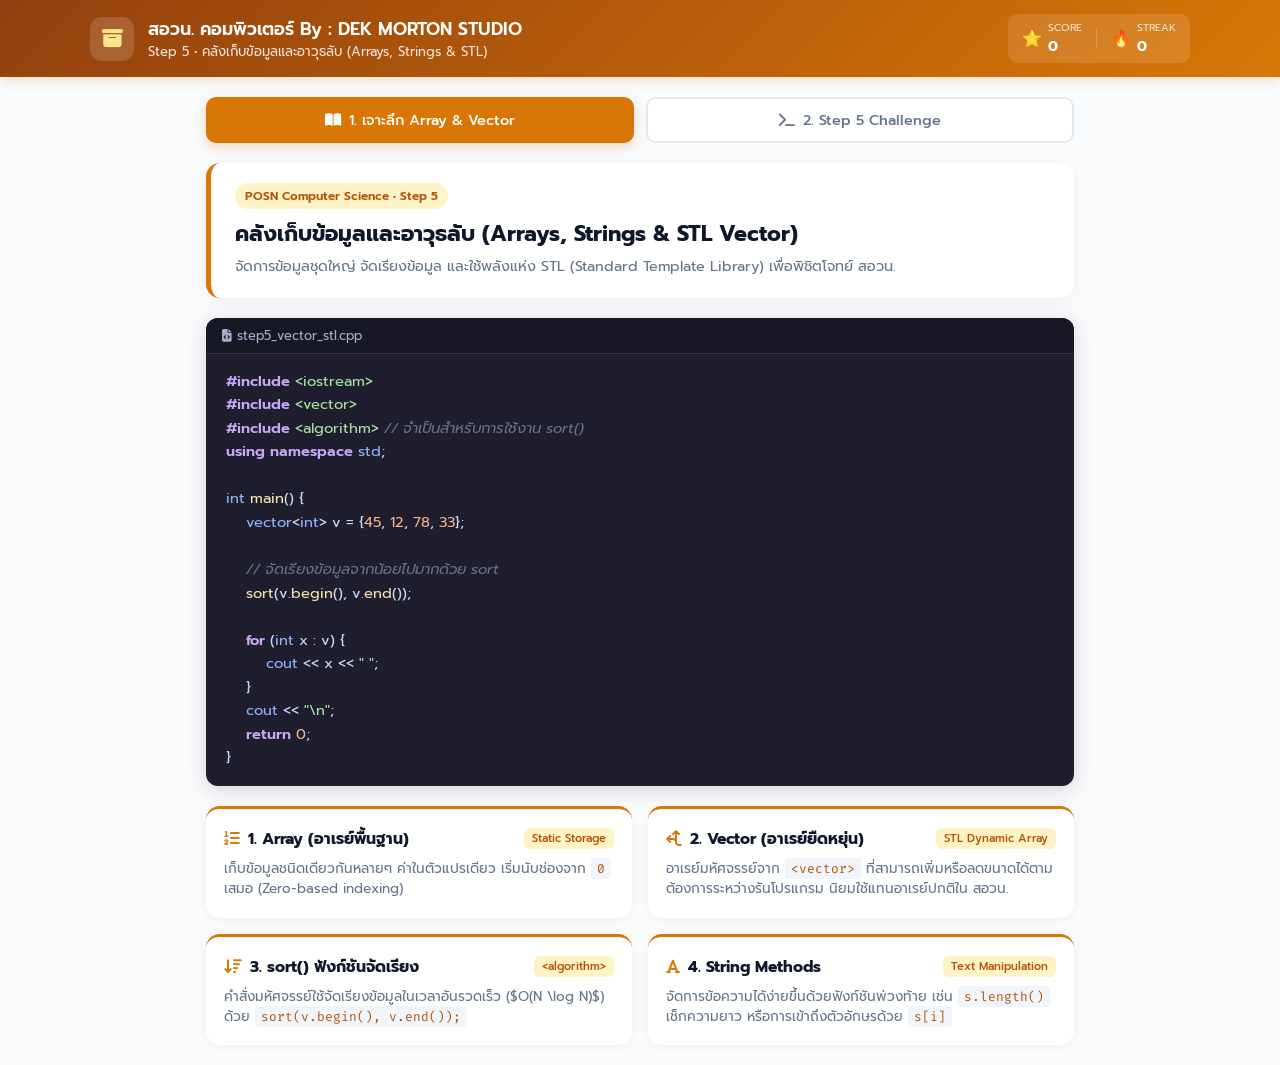
<file: Level1/step5/index.html>
<!DOCTYPE html>
<html lang="th">

<head>
  <meta charset="UTF-8">
  <meta name="viewport" content="width=device-width, initial-scale=1.0">
  <title>Dek Morton Studio - สอวน. คอมพิวเตอร์ (Step 5)</title>
  <link rel="preconnect" href="https://fonts.googleapis.com">
  <link rel="preconnect" href="https://fonts.gstatic.com" crossorigin>
  <link
    href="https://fonts.googleapis.com/css2?family=Prompt:wght@300;400;500;600;700&family=Fira+Code:wght@400;600&display=swap"
    rel="stylesheet">
  <link rel="stylesheet" href="https://cdnjs.cloudflare.com/ajax/libs/font-awesome/6.4.0/css/all.min.css">
  <link rel="stylesheet" href="style.css">
</head>

<body>

  <!-- Header Section -->
  <header class="header-nav">
    <div class="nav-container">
      <div class="brand">
        <div class="brand-icon">
          <i class="fa-solid fa-box-archive"></i>
        </div>
        <div class="brand-text">
          <h2>สอวน. คอมพิวเตอร์ By : DEK MORTON STUDIO</h2>
          <p>Step 5 • คลังเก็บข้อมูลและอาวุธลับ (Arrays, Strings &amp; STL)</p>
        </div>
      </div>

      <div class="header-right-group">
        <div class="stats-bar">
          <div class="stat-item">
            <span class="stat-icon">⭐</span>
            <div class="stat-info">
              <span class="stat-label">Score</span>
              <span class="stat-value" id="score-val">0</span>
            </div>
          </div>
          <div class="divider"></div>
          <div class="stat-item">
            <span class="stat-icon">🔥</span>
            <div class="stat-info">
              <span class="stat-label">Streak</span>
              <span class="stat-value" id="streak-val">0</span>
            </div>
          </div>
        </div>

      </div>
    </div>
  </header>

  <!-- Main Content Wrapper -->
  <div class="main-wrapper">
    <nav class="tabs-nav cpp-tabs">
      <button class="tab-btn active" onclick="switchTab('tab-theory', this)">
        <i class="fa-solid fa-book-open"></i> 1. เจาะลึก Array &amp; Vector
      </button>
      <button class="tab-btn" onclick="switchTab('tab-drill', this)">
        <i class="fa-solid fa-terminal"></i> 2. Step 5 Challenge
      </button>
    </nav>

    <!-- Tab 1: Theory -->
    <div id="tab-theory" class="tab-content active">
      <div class="banner-card cpp-banner">
        <span class="badge-pill cpp-badge">POSN Computer Science • Step 5</span>
        <h1>คลังเก็บข้อมูลและอาวุธลับ (Arrays, Strings &amp; STL Vector)</h1>
        <p>จัดการข้อมูลชุดใหญ่ จัดเรียงข้อมูล และใช้พลังแห่ง STL (Standard Template Library) เพื่อพิชิตโจทย์ สอวน.</p>
      </div>

      <div class="code-preview-box">
        <div class="code-header">
          <span><i class="fa-solid fa-file-code"></i> step5_vector_stl.cpp</span>
        </div>
        <pre><code><span class="code-keyword">#include</span> <span class="code-string">&lt;iostream&gt;</span>
<span class="code-keyword">#include</span> <span class="code-string">&lt;vector&gt;</span>
<span class="code-keyword">#include</span> <span class="code-string">&lt;algorithm&gt;</span> <span class="code-comment">// จำเป็นสำหรับการใช้งาน sort()</span>
<span class="code-keyword">using namespace</span> <span class="code-type">std</span>;

<span class="code-type">int</span> <span class="code-func">main</span>() {
    <span class="code-type">vector</span>&lt;<span class="code-type">int</span>&gt; v = {<span class="code-num">45</span>, <span class="code-num">12</span>, <span class="code-num">78</span>, <span class="code-num">33</span>};

    <span class="code-comment">// จัดเรียงข้อมูลจากน้อยไปมากด้วย sort</span>
    <span class="code-func">sort</span>(v.<span class="code-func">begin</span>(), v.<span class="code-func">end</span>());

    <span class="code-keyword">for</span> (<span class="code-type">int</span> x : v) {
        <span class="code-type">cout</span> &lt;&lt; x &lt;&lt; <span class="code-string">" "</span>;
    }
    <span class="code-type">cout</span> &lt;&lt; <span class="code-string">"\n"</span>;
    <span class="code-keyword">return</span> <span class="code-num">0</span>;
}</code></pre>
      </div>

      <div class="theory-grid">
        <div class="theory-card">
          <div class="card-header-tag">
            <h3 class="card-title"><i class="fa-solid fa-list-ol text-cpp"></i> 1. Array (อาเรย์พื้นฐาน)</h3>
            <span class="tag cpp-tag">Static Storage</span>
          </div>
          <p class="theory-desc">เก็บข้อมูลชนิดเดียวกันหลายๆ ค่าในตัวแปรเดียว เริ่มนับช่องจาก <code>0</code> เสมอ
            (Zero-based indexing)</p>
        </div>

        <div class="theory-card">
          <div class="card-header-tag">
            <h3 class="card-title"><i class="fa-solid fa-arrows-split-up-and-left text-cpp"></i> 2. Vector
              (อาเรย์ยืดหยุ่น)</h3>
            <span class="tag cpp-tag">STL Dynamic Array</span>
          </div>
          <p class="theory-desc">อาเรย์มหัศจรรย์จาก <code>&lt;vector&gt;</code>
            ที่สามารถเพิ่มหรือลดขนาดได้ตามต้องการระหว่างรันโปรแกรม นิยมใช้แทนอาเรย์ปกติใน สอวน.</p>
        </div>

        <div class="theory-card">
          <div class="card-header-tag">
            <h3 class="card-title"><i class="fa-solid fa-arrow-down-wide-short text-cpp"></i> 3. sort() ฟังก์ชันจัดเรียง
            </h3>
            <span class="tag cpp-tag">&lt;algorithm&gt;</span>
          </div>
          <p class="theory-desc">คำสั่งมหัศจรรย์ใช้จัดเรียงข้อมูลในเวลาอันรวดเร็ว ($O(N \log N)$) ด้วย
            <code>sort(v.begin(), v.end());</code></p>
        </div>

        <div class="theory-card">
          <div class="card-header-tag">
            <h3 class="card-title"><i class="fa-solid fa-font text-cpp"></i> 4. String Methods</h3>
            <span class="tag cpp-tag">Text Manipulation</span>
          </div>
          <p class="theory-desc">จัดการข้อความได้ง่ายขึ้นด้วยฟังก์ชันพ่วงท้าย เช่น <code>s.length()</code> เช็กความยาว
            หรือการเข้าถึงตัวอักษรด้วย <code>s[i]</code></p>
        </div>
      </div>
    </div>

    <!-- Tab 2: Drill -->
    <div id="tab-drill" class="tab-content">
      <div class="quiz-card">
        <div class="quiz-meta">
          <span class="topic-indicator cpp-indicator"><i class="fa-solid fa-terminal"></i> Step 5 Challenge</span>
          <span class="generator-tag cpp-gen-tag"><i class="fa-solid fa-box-archive"></i> Arrays &amp; STL Quiz</span>
        </div>

        <div class="question-box">
          <h3 class="question-title" id="cpp-q-text">กำลังโหลดโจทย์...</h3>
          <div class="question-hint" id="cpp-q-hint">คำชี้แนะบริบทจะปรากฏตรงนี้</div>
        </div>

        <div class="options-grid" id="cpp-options-container"></div>

        <div class="feedback-box hidden" id="cpp-feedback">
          <div class="feedback-header" id="cpp-fb-title"></div>
          <div class="feedback-text" id="cpp-fb-desc"></div>
        </div>

        <div class="action-row">
          <button class="btn-action cpp-btn hidden" id="cpp-next-btn" onclick="generateCppQuestion()">
            ข้อถัดไป <i class="fa-solid fa-arrow-right"></i>
          </button>
        </div>
      </div>
    </div>
  </div>

  <script src="script.js"></script>
</body>

</html>
</file>
<file: Level1/step1/style.css>
:root {
  --primary: #6366f1; /* C++ Indigo/Violet Theme */
  --primary-dark: #4f46e5;
  --primary-light: #e0e7ff;
  --accent: #10b981;
  --bg-main: #f8fafc;
  --bg-card: #ffffff;
  --text-main: #0f172a;
  --text-muted: #64748b;
  --border-color: #e2e8f0;
  --success: #10b981;
  --error: #ef4444;
  --code-bg: #1e1e2e;
}

* {
  box-sizing: border-box;
  margin: 0;
  padding: 0;
  font-family: 'Prompt', sans-serif;
}

body {
  background-color: var(--bg-main);
  color: var(--text-main);
  min-height: 100vh;
  display: flex;
  flex-direction: column;
}

/* Header Navbar */
.header-nav {
  background: linear-gradient(135deg, #312e81, #4f46e5);
  color: white;
  padding: 14px 24px;
  box-shadow: 0 4px 12px rgba(99, 102, 241, 0.2);
}

.nav-container {
  max-width: 1100px;
  margin: 0 auto;
  display: flex;
  justify-content: space-between;
  align-items: center;
  flex-wrap: wrap;
  gap: 16px;
}

.brand {
  display: flex;
  align-items: center;
  gap: 14px;
}

.brand-icon {
  width: 44px;
  height: 44px;
  background: rgba(255, 255, 255, 0.15);
  border-radius: 12px;
  display: flex;
  align-items: center;
  justify-content: center;
  font-size: 1.3rem;
  color: #a5b4fc;
}

.brand-text h2 {
  font-size: 1.1rem;
  font-weight: 600;
}

.brand-text p {
  font-size: 0.82rem;
  opacity: 0.85;
}

.header-right-group {
  display: flex;
  align-items: center;
  gap: 14px;
}

.stats-bar {
  display: flex;
  background: rgba(255, 255, 255, 0.12);
  padding: 6px 14px;
  border-radius: 10px;
  gap: 14px;
  align-items: center;
}

.stat-item {
  display: flex;
  align-items: center;
  gap: 6px;
}

.stat-info {
  display: flex;
  flex-direction: column;
}

.stat-label {
  font-size: 0.65rem;
  text-transform: uppercase;
  opacity: 0.8;
}

.stat-value {
  font-size: 0.9rem;
  font-weight: 700;
}

.divider {
  width: 1px;
  height: 20px;
  background: rgba(255, 255, 255, 0.2);
}

.yt-pulse-btn {
  display: flex;
  align-items: center;
  gap: 6px;
  background: #fbbf24;
  color: #1e1b4b;
  padding: 8px 14px;
  border-radius: 10px;
  text-decoration: none;
  font-size: 0.82rem;
  font-weight: 600;
  transition: transform 0.2s ease;
}

.yt-pulse-btn:hover {
  transform: scale(1.04);
}

/* Main Layout */
.main-wrapper {
  max-width: 900px;
  width: 100%;
  margin: 20px auto;
  padding: 0 16px;
  flex: 1;
}

.tabs-nav {
  display: flex;
  gap: 12px;
  margin-bottom: 20px;
}

.tab-btn {
  flex: 1;
  padding: 10px 18px;
  border: 2px solid var(--border-color);
  background: white;
  border-radius: 10px;
  font-size: 0.9rem;
  font-weight: 500;
  color: var(--text-muted);
  cursor: pointer;
  transition: all 0.2s ease;
  display: flex;
  align-items: center;
  justify-content: center;
  gap: 8px;
}

.tab-btn.active {
  background: var(--primary);
  color: white;
  border-color: var(--primary);
  box-shadow: 0 4px 12px rgba(99, 102, 241, 0.25);
}

.tab-content {
  display: none;
}

.tab-content.active {
  display: block;
  animation: fadeIn 0.3s ease;
}

@keyframes fadeIn {
  from { opacity: 0; transform: translateY(6px); }
  to { opacity: 1; transform: translateY(0); }
}

.banner-card {
  background: white;
  padding: 20px 24px;
  border-radius: 14px;
  box-shadow: 0 4px 16px rgba(0, 0, 0, 0.04);
  margin-bottom: 20px;
  border-left: 5px solid var(--primary);
}

.badge-pill {
  display: inline-block;
  padding: 4px 10px;
  background: var(--primary-light);
  color: var(--primary-dark);
  border-radius: 20px;
  font-size: 0.75rem;
  font-weight: 600;
  margin-bottom: 8px;
}

.banner-card h1 {
  font-size: 1.35rem;
  margin-bottom: 6px;
}

.banner-card p {
  color: var(--text-muted);
  font-size: 0.9rem;
  line-height: 1.5;
}

/* Code Viewer Box */
.code-preview-box {
  background: var(--code-bg);
  border-radius: 12px;
  overflow: hidden;
  margin-bottom: 20px;
  box-shadow: 0 4px 20px rgba(0,0,0,0.15);
}

.code-header {
  background: #181825;
  padding: 8px 16px;
  color: #a6adc8;
  font-size: 0.8rem;
  font-family: 'Fira Code', monospace;
  display: flex;
  align-items: center;
  gap: 8px;
  border-bottom: 1px solid #313244;
}

.code-preview-box pre {
  padding: 16px 20px;
  color: #cdd6f4;
  font-family: 'Fira Code', monospace;
  font-size: 0.92rem;
  line-height: 1.6;
  overflow-x: auto;
}

.code-keyword { color: #cba6f7; font-weight: 600; }
.code-string { color: #a6e3a1; }
.code-type { color: #89b4fa; }
.code-func { color: #f9e2af; }
.code-num { color: #fab387; }

/* Theory Grid */
.theory-grid {
  display: grid;
  grid-template-columns: repeat(auto-fit, minmax(360px, 1fr));
  gap: 16px;
}

.theory-card {
  background: white;
  padding: 18px;
  border-radius: 14px;
  box-shadow: 0 2px 12px rgba(0, 0, 0, 0.04);
  border-top: 3px solid var(--primary);
}

.card-header-tag {
  display: flex;
  justify-content: space-between;
  align-items: center;
  margin-bottom: 8px;
}

.card-title {
  font-size: 0.98rem;
  display: flex;
  align-items: center;
  gap: 8px;
}

.text-cpp { color: var(--primary); }

.tag {
  font-size: 0.7rem;
  padding: 2px 8px;
  border-radius: 6px;
  font-weight: 500;
}

.cpp-tag { background: var(--primary-light); color: var(--primary-dark); }

.theory-desc {
  font-size: 0.85rem;
  color: var(--text-muted);
  line-height: 1.5;
}

.theory-desc code {
  background: #f1f5f9;
  color: #334155;
  padding: 2px 6px;
  border-radius: 4px;
  font-family: 'Fira Code', monospace;
  font-size: 0.8rem;
}

/* Quiz Section */
.quiz-card {
  background: white;
  padding: 24px;
  border-radius: 14px;
  box-shadow: 0 4px 16px rgba(0, 0, 0, 0.04);
}

.quiz-meta {
  display: flex;
  justify-content: space-between;
  align-items: center;
  margin-bottom: 16px;
}

.cpp-indicator {
  font-weight: 600;
  color: var(--primary);
  display: flex;
  align-items: center;
  gap: 6px;
}

.cpp-gen-tag {
  font-size: 0.72rem;
  background: var(--primary-light);
  color: var(--primary-dark);
  padding: 3px 8px;
  border-radius: 16px;
}

.question-box { margin-bottom: 20px; }

.question-title {
  font-size: 1.05rem;
  line-height: 1.5;
  margin-bottom: 6px;
}

.question-hint {
  font-size: 0.82rem;
  color: var(--text-muted);
  font-style: italic;
}

.options-grid {
  display: flex;
  flex-direction: column;
  gap: 10px;
  margin-bottom: 20px;
}

.option-btn {
  padding: 12px 16px;
  background: #f8fafc;
  border: 2px solid var(--border-color);
  border-radius: 8px;
  font-size: 0.92rem;
  font-family: 'Fira Code', 'Prompt', monospace;
  text-align: left;
  cursor: pointer;
  transition: all 0.2s ease;
  display: flex;
  justify-content: space-between;
  align-items: center;
}

.option-btn:hover:not(:disabled) {
  border-color: var(--primary);
  background: var(--primary-light);
}

.option-btn.correct {
  background: #d1fae5;
  border-color: var(--success);
  color: #065f46;
  font-weight: 600;
}

.option-btn.wrong {
  background: #fee2e2;
  border-color: var(--error);
  color: #991b1b;
}

.feedback-box {
  padding: 14px;
  border-radius: 8px;
  margin-bottom: 16px;
}

.feedback-box.success {
  background: #ecfdf5;
  border: 1px solid #a7f3d0;
  color: #065f46;
}

.feedback-box.error {
  background: #fef2f2;
  border: 1px solid #fecaca;
  color: #991b1b;
}

.feedback-header {
  font-weight: 600;
  margin-bottom: 4px;
  display: flex;
  align-items: center;
  gap: 6px;
}

.feedback-text {
  font-size: 0.85rem;
  line-height: 1.5;
}

.hidden { display: none !important; }

.action-row { display: flex; justify-content: flex-end; }

.cpp-btn {
  background: var(--primary);
  color: white;
  border: none;
  padding: 10px 20px;
  border-radius: 8px;
  font-size: 0.9rem;
  font-weight: 600;
  cursor: pointer;
  display: flex;
  align-items: center;
  gap: 6px;
}

.cpp-btn:hover { background: var(--primary-dark); }
</file>
<file: Level1/step2/style.css>
:root {
  --primary: #0284c7; /* Sky/Ocean Blue Theme สำหรับ Step 2 */
  --primary-dark: #0369a1;
  --primary-light: #e0f2fe;
  --accent: #10b981;
  --bg-main: #f8fafc;
  --bg-card: #ffffff;
  --text-main: #0f172a;
  --text-muted: #64748b;
  --border-color: #e2e8f0;
  --success: #10b981;
  --error: #ef4444;
  --code-bg: #1e1e2e;
}

* {
  box-sizing: border-box;
  margin: 0;
  padding: 0;
  font-family: 'Prompt', sans-serif;
}

body {
  background-color: var(--bg-main);
  color: var(--text-main);
  min-height: 100vh;
  display: flex;
  flex-direction: column;
}

/* Header Navbar */
.header-nav {
  background: linear-gradient(135deg, #075985, #0284c7);
  color: white;
  padding: 14px 24px;
  box-shadow: 0 4px 12px rgba(2, 132, 199, 0.2);
}

.nav-container {
  max-width: 1100px;
  margin: 0 auto;
  display: flex;
  justify-content: space-between;
  align-items: center;
  flex-wrap: wrap;
  gap: 16px;
}

.brand {
  display: flex;
  align-items: center;
  gap: 14px;
}

.brand-icon {
  width: 44px;
  height: 44px;
  background: rgba(255, 255, 255, 0.15);
  border-radius: 12px;
  display: flex;
  align-items: center;
  justify-content: center;
  font-size: 1.3rem;
  color: #7dd3fc;
}

.brand-text h2 {
  font-size: 1.1rem;
  font-weight: 600;
}

.brand-text p {
  font-size: 0.82rem;
  opacity: 0.85;
}

.header-right-group {
  display: flex;
  align-items: center;
  gap: 14px;
}

.stats-bar {
  display: flex;
  background: rgba(255, 255, 255, 0.12);
  padding: 6px 14px;
  border-radius: 10px;
  gap: 14px;
  align-items: center;
}

.stat-item {
  display: flex;
  align-items: center;
  gap: 6px;
}

.stat-info {
  display: flex;
  flex-direction: column;
}

.stat-label {
  font-size: 0.65rem;
  text-transform: uppercase;
  opacity: 0.8;
}

.stat-value {
  font-size: 0.9rem;
  font-weight: 700;
}

.divider {
  width: 1px;
  height: 20px;
  background: rgba(255, 255, 255, 0.2);
}

.yt-pulse-btn {
  display: flex;
  align-items: center;
  gap: 6px;
  background: #fbbf24;
  color: #0c4a6e;
  padding: 8px 14px;
  border-radius: 10px;
  text-decoration: none;
  font-size: 0.82rem;
  font-weight: 600;
  transition: transform 0.2s ease;
}

.yt-pulse-btn:hover {
  transform: scale(1.04);
}

/* Main Layout */
.main-wrapper {
  max-width: 900px;
  width: 100%;
  margin: 20px auto;
  padding: 0 16px;
  flex: 1;
}

.tabs-nav {
  display: flex;
  gap: 12px;
  margin-bottom: 20px;
}

.tab-btn {
  flex: 1;
  padding: 10px 18px;
  border: 2px solid var(--border-color);
  background: white;
  border-radius: 10px;
  font-size: 0.9rem;
  font-weight: 500;
  color: var(--text-muted);
  cursor: pointer;
  transition: all 0.2s ease;
  display: flex;
  align-items: center;
  justify-content: center;
  gap: 8px;
}

.tab-btn.active {
  background: var(--primary);
  color: white;
  border-color: var(--primary);
  box-shadow: 0 4px 12px rgba(2, 132, 199, 0.25);
}

.tab-content {
  display: none;
}

.tab-content.active {
  display: block;
  animation: fadeIn 0.3s ease;
}

@keyframes fadeIn {
  from { opacity: 0; transform: translateY(6px); }
  to { opacity: 1; transform: translateY(0); }
}

.banner-card {
  background: white;
  padding: 20px 24px;
  border-radius: 14px;
  box-shadow: 0 4px 16px rgba(0, 0, 0, 0.04);
  margin-bottom: 20px;
  border-left: 5px solid var(--primary);
}

.badge-pill {
  display: inline-block;
  padding: 4px 10px;
  background: var(--primary-light);
  color: var(--primary-dark);
  border-radius: 20px;
  font-size: 0.75rem;
  font-weight: 600;
  margin-bottom: 8px;
}

.banner-card h1 {
  font-size: 1.35rem;
  margin-bottom: 6px;
}

.banner-card p {
  color: var(--text-muted);
  font-size: 0.9rem;
  line-height: 1.5;
}

/* Code Viewer Box */
.code-preview-box {
  background: var(--code-bg);
  border-radius: 12px;
  overflow: hidden;
  margin-bottom: 20px;
  box-shadow: 0 4px 20px rgba(0,0,0,0.15);
}

.code-header {
  background: #181825;
  padding: 8px 16px;
  color: #a6adc8;
  font-size: 0.8rem;
  font-family: 'Fira Code', monospace;
  display: flex;
  align-items: center;
  gap: 8px;
  border-bottom: 1px solid #313244;
}

.code-preview-box pre {
  padding: 16px 20px;
  color: #cdd6f4;
  font-family: 'Fira Code', monospace;
  font-size: 0.92rem;
  line-height: 1.6;
  overflow-x: auto;
}

.code-keyword { color: #cba6f7; font-weight: 600; }
.code-string { color: #a6e3a1; }
.code-type { color: #89b4fa; }
.code-func { color: #f9e2af; }
.code-num { color: #fab387; }
.code-comment { color: #6c7086; font-style: italic; }

/* Theory Grid */
.theory-grid {
  display: grid;
  grid-template-columns: repeat(auto-fit, minmax(360px, 1fr));
  gap: 16px;
}

.theory-card {
  background: white;
  padding: 18px;
  border-radius: 14px;
  box-shadow: 0 2px 12px rgba(0, 0, 0, 0.04);
  border-top: 3px solid var(--primary);
}

.card-header-tag {
  display: flex;
  justify-content: space-between;
  align-items: center;
  margin-bottom: 8px;
}

.card-title {
  font-size: 0.98rem;
  display: flex;
  align-items: center;
  gap: 8px;
}

.text-cpp { color: var(--primary); }

.tag {
  font-size: 0.7rem;
  padding: 2px 8px;
  border-radius: 6px;
  font-weight: 500;
}

.cpp-tag { background: var(--primary-light); color: var(--primary-dark); }

.theory-desc {
  font-size: 0.85rem;
  color: var(--text-muted);
  line-height: 1.5;
}

.theory-desc code {
  background: #f1f5f9;
  color: #0369a1;
  padding: 2px 6px;
  border-radius: 4px;
  font-family: 'Fira Code', monospace;
  font-size: 0.8rem;
}

/* Quiz Section */
.quiz-card {
  background: white;
  padding: 24px;
  border-radius: 14px;
  box-shadow: 0 4px 16px rgba(0, 0, 0, 0.04);
}

.quiz-meta {
  display: flex;
  justify-content: space-between;
  align-items: center;
  margin-bottom: 16px;
}

.cpp-indicator {
  font-weight: 600;
  color: var(--primary);
  display: flex;
  align-items: center;
  gap: 6px;
}

.cpp-gen-tag {
  font-size: 0.72rem;
  background: var(--primary-light);
  color: var(--primary-dark);
  padding: 3px 8px;
  border-radius: 16px;
}

.question-box { margin-bottom: 20px; }

.question-title {
  font-size: 1.05rem;
  line-height: 1.5;
  margin-bottom: 6px;
}

.question-hint {
  font-size: 0.82rem;
  color: var(--text-muted);
  font-style: italic;
}

.options-grid {
  display: flex;
  flex-direction: column;
  gap: 10px;
  margin-bottom: 20px;
}

.option-btn {
  padding: 12px 16px;
  background: #f8fafc;
  border: 2px solid var(--border-color);
  border-radius: 8px;
  font-size: 0.92rem;
  font-family: 'Fira Code', 'Prompt', monospace;
  text-align: left;
  cursor: pointer;
  transition: all 0.2s ease;
  display: flex;
  justify-content: space-between;
  align-items: center;
}

.option-btn:hover:not(:disabled) {
  border-color: var(--primary);
  background: var(--primary-light);
}

.option-btn.correct {
  background: #d1fae5;
  border-color: var(--success);
  color: #065f46;
  font-weight: 600;
}

.option-btn.wrong {
  background: #fee2e2;
  border-color: var(--error);
  color: #991b1b;
}

.feedback-box {
  padding: 14px;
  border-radius: 8px;
  margin-bottom: 16px;
}

.feedback-box.success {
  background: #ecfdf5;
  border: 1px solid #a7f3d0;
  color: #065f46;
}

.feedback-box.error {
  background: #fef2f2;
  border: 1px solid #fecaca;
  color: #991b1b;
}

.feedback-header {
  font-weight: 600;
  margin-bottom: 4px;
  display: flex;
  align-items: center;
  gap: 6px;
}

.feedback-text {
  font-size: 0.85rem;
  line-height: 1.5;
}

.hidden { display: none !important; }

.action-row { display: flex; justify-content: flex-end; }

.cpp-btn {
  background: var(--primary);
  color: white;
  border: none;
  padding: 10px 20px;
  border-radius: 8px;
  font-size: 0.9rem;
  font-weight: 600;
  cursor: pointer;
  display: flex;
  align-items: center;
  gap: 6px;
}

.cpp-btn:hover { background: var(--primary-dark); }
</file>
<file: Level1/step3/style.css>
:root {
  --primary: #10b981; /* Emerald Green Theme สำหรับ Step 3 */
  --primary-dark: #059669;
  --primary-light: #d1fae5;
  --accent: #0284c7;
  --bg-main: #f8fafc;
  --bg-card: #ffffff;
  --text-main: #0f172a;
  --text-muted: #64748b;
  --border-color: #e2e8f0;
  --success: #10b981;
  --error: #ef4444;
  --code-bg: #1e1e2e;
}

* { box-sizing: border-box; margin: 0; padding: 0; font-family: 'Prompt', sans-serif; }
body { background-color: var(--bg-main); color: var(--text-main); min-height: 100vh; display: flex; flex-direction: column; }

.header-nav {
  background: linear-gradient(135deg, #065f46, #10b981);
  color: white;
  padding: 14px 24px;
  box-shadow: 0 4px 12px rgba(16, 185, 129, 0.2);
}
.nav-container { max-width: 1100px; margin: 0 auto; display: flex; justify-content: space-between; align-items: center; flex-wrap: wrap; gap: 16px; }
.brand { display: flex; align-items: center; gap: 14px; }
.brand-icon { width: 44px; height: 44px; background: rgba(255, 255, 255, 0.15); border-radius: 12px; display: flex; align-items: center; justify-content: center; font-size: 1.3rem; color: #a7f3d0; }
.brand-text h2 { font-size: 1.1rem; font-weight: 600; }
.brand-text p { font-size: 0.82rem; opacity: 0.85; }

.header-right-group { display: flex; align-items: center; gap: 14px; }
.stats-bar { display: flex; background: rgba(255, 255, 255, 0.12); padding: 6px 14px; border-radius: 10px; gap: 14px; align-items: center; }
.stat-item { display: flex; align-items: center; gap: 6px; }
.stat-info { display: flex; flex-direction: column; }
.stat-label { font-size: 0.65rem; text-transform: uppercase; opacity: 0.8; }
.stat-value { font-size: 0.9rem; font-weight: 700; }
.divider { width: 1px; height: 20px; background: rgba(255, 255, 255, 0.2); }

.yt-pulse-btn { display: flex; align-items: center; gap: 6px; background: #fbbf24; color: #064e3b; padding: 8px 14px; border-radius: 10px; text-decoration: none; font-size: 0.82rem; font-weight: 600; transition: transform 0.2s ease; }
.yt-pulse-btn:hover { transform: scale(1.04); }

.main-wrapper { max-width: 900px; width: 100%; margin: 20px auto; padding: 0 16px; flex: 1; }
.tabs-nav { display: flex; gap: 12px; margin-bottom: 20px; }
.tab-btn { flex: 1; padding: 10px 18px; border: 2px solid var(--border-color); background: white; border-radius: 10px; font-size: 0.9rem; font-weight: 500; color: var(--text-muted); cursor: pointer; transition: all 0.2s ease; display: flex; align-items: center; justify-content: center; gap: 8px; }
.tab-btn.active { background: var(--primary); color: white; border-color: var(--primary); box-shadow: 0 4px 12px rgba(16, 185, 129, 0.25); }

.tab-content { display: none; }
.tab-content.active { display: block; animation: fadeIn 0.3s ease; }
@keyframes fadeIn { from { opacity: 0; transform: translateY(6px); } to { opacity: 1; transform: translateY(0); } }

.banner-card { background: white; padding: 20px 24px; border-radius: 14px; box-shadow: 0 4px 16px rgba(0, 0, 0, 0.04); margin-bottom: 20px; border-left: 5px solid var(--primary); }
.badge-pill { display: inline-block; padding: 4px 10px; background: var(--primary-light); color: var(--primary-dark); border-radius: 20px; font-size: 0.75rem; font-weight: 600; margin-bottom: 8px; }
.banner-card h1 { font-size: 1.35rem; margin-bottom: 6px; }
.banner-card p { color: var(--text-muted); font-size: 0.9rem; line-height: 1.5; }

.code-preview-box { background: var(--code-bg); border-radius: 12px; overflow: hidden; margin-bottom: 20px; box-shadow: 0 4px 20px rgba(0,0,0,0.15); }
.code-header { background: #181825; padding: 8px 16px; color: #a6adc8; font-size: 0.8rem; font-family: 'Fira Code', monospace; border-bottom: 1px solid #313244; }
.code-preview-box pre { padding: 16px 20px; color: #cdd6f4; font-family: 'Fira Code', monospace; font-size: 0.92rem; line-height: 1.6; overflow-x: auto; }
.code-keyword { color: #cba6f7; font-weight: 600; }
.code-string { color: #a6e3a1; }
.code-type { color: #89b4fa; }
.code-func { color: #f9e2af; }
.code-num { color: #fab387; }
.code-comment { color: #6c7086; font-style: italic; }

.theory-grid { display: grid; grid-template-columns: repeat(auto-fit, minmax(360px, 1fr)); gap: 16px; }
.theory-card { background: white; padding: 18px; border-radius: 14px; box-shadow: 0 2px 12px rgba(0, 0, 0, 0.04); border-top: 3px solid var(--primary); }
.card-header-tag { display: flex; justify-content: space-between; align-items: center; margin-bottom: 8px; }
.card-title { font-size: 0.98rem; display: flex; align-items: center; gap: 8px; }
.text-cpp { color: var(--primary); }
.tag { font-size: 0.7rem; padding: 2px 8px; border-radius: 6px; font-weight: 500; }
.cpp-tag { background: var(--primary-light); color: var(--primary-dark); }
.theory-desc { font-size: 0.85rem; color: var(--text-muted); line-height: 1.5; }

.quiz-card { background: white; padding: 24px; border-radius: 14px; box-shadow: 0 4px 16px rgba(0, 0, 0, 0.04); }
.quiz-meta { display: flex; justify-content: space-between; align-items: center; margin-bottom: 16px; }
.cpp-indicator { font-weight: 600; color: var(--primary); display: flex; align-items: center; gap: 6px; }
.cpp-gen-tag { font-size: 0.72rem; background: var(--primary-light); color: var(--primary-dark); padding: 3px 8px; border-radius: 16px; }

.question-box { margin-bottom: 20px; }
.question-title { font-size: 1.05rem; line-height: 1.5; margin-bottom: 6px; }
.question-hint { font-size: 0.82rem; color: var(--text-muted); font-style: italic; }

.options-grid { display: flex; flex-direction: column; gap: 10px; margin-bottom: 20px; }
.option-btn { padding: 12px 16px; background: #f8fafc; border: 2px solid var(--border-color); border-radius: 8px; font-size: 0.92rem; font-family: 'Fira Code', 'Prompt', monospace; text-align: left; cursor: pointer; transition: all 0.2s ease; display: flex; justify-content: space-between; align-items: center; }
.option-btn:hover:not(:disabled) { border-color: var(--primary); background: var(--primary-light); }
.option-btn.correct { background: #d1fae5; border-color: var(--success); color: #065f46; font-weight: 600; }
.option-btn.wrong { background: #fee2e2; border-color: var(--error); color: #991b1b; }

.feedback-box { padding: 14px; border-radius: 8px; margin-bottom: 16px; }
.feedback-box.success { background: #ecfdf5; border: 1px solid #a7f3d0; color: #065f46; }
.feedback-box.error { background: #fef2f2; border: 1px solid #fecaca; color: #991b1b; }
.feedback-header { font-weight: 600; margin-bottom: 4px; display: flex; align-items: center; gap: 6px; }
.feedback-text { font-size: 0.85rem; line-height: 1.5; }

.hidden { display: none !important; }
.action-row { display: flex; justify-content: flex-end; }
.cpp-btn { background: var(--primary); color: white; border: none; padding: 10px 20px; border-radius: 8px; font-size: 0.9rem; font-weight: 600; cursor: pointer; display: flex; align-items: center; gap: 6px; }
.cpp-btn:hover { background: var(--primary-dark); }
</file>
<file: Level1/step4/style.css>
:root {
  --primary: #8b5cf6; /* Violet Theme สำหรับ Step 4 */
  --primary-dark: #7c3aed;
  --primary-light: #ede9fe;
  --accent: #10b981;
  --bg-main: #f8fafc;
  --bg-card: #ffffff;
  --text-main: #0f172a;
  --text-muted: #64748b;
  --border-color: #e2e8f0;
  --success: #10b981;
  --error: #ef4444;
  --code-bg: #1e1e2e;
}

* { box-sizing: border-box; margin: 0; padding: 0; font-family: 'Prompt', sans-serif; }
body { background-color: var(--bg-main); color: var(--text-main); min-height: 100vh; display: flex; flex-direction: column; }

.header-nav {
  background: linear-gradient(135deg, #5b21b6, #8b5cf6);
  color: white;
  padding: 14px 24px;
  box-shadow: 0 4px 12px rgba(139, 92, 246, 0.2);
}
.nav-container { max-width: 1100px; margin: 0 auto; display: flex; justify-content: space-between; align-items: center; flex-wrap: wrap; gap: 16px; }
.brand { display: flex; align-items: center; gap: 14px; }
.brand-icon { width: 44px; height: 44px; background: rgba(255, 255, 255, 0.15); border-radius: 12px; display: flex; align-items: center; justify-content: center; font-size: 1.3rem; color: #ddd6fe; }
.brand-text h2 { font-size: 1.1rem; font-weight: 600; }
.brand-text p { font-size: 0.82rem; opacity: 0.85; }

.header-right-group { display: flex; align-items: center; gap: 14px; }
.stats-bar { display: flex; background: rgba(255, 255, 255, 0.12); padding: 6px 14px; border-radius: 10px; gap: 14px; align-items: center; }
.stat-item { display: flex; align-items: center; gap: 6px; }
.stat-info { display: flex; flex-direction: column; }
.stat-label { font-size: 0.65rem; text-transform: uppercase; opacity: 0.8; }
.stat-value { font-size: 0.9rem; font-weight: 700; }
.divider { width: 1px; height: 20px; background: rgba(255, 255, 255, 0.2); }

.yt-pulse-btn { display: flex; align-items: center; gap: 6px; background: #fbbf24; color: #4c1d95; padding: 8px 14px; border-radius: 10px; text-decoration: none; font-size: 0.82rem; font-weight: 600; transition: transform 0.2s ease; }
.yt-pulse-btn:hover { transform: scale(1.04); }

.main-wrapper { max-width: 900px; width: 100%; margin: 20px auto; padding: 0 16px; flex: 1; }
.tabs-nav { display: flex; gap: 12px; margin-bottom: 20px; }
.tab-btn { flex: 1; padding: 10px 18px; border: 2px solid var(--border-color); background: white; border-radius: 10px; font-size: 0.9rem; font-weight: 500; color: var(--text-muted); cursor: pointer; transition: all 0.2s ease; display: flex; align-items: center; justify-content: center; gap: 8px; }
.tab-btn.active { background: var(--primary); color: white; border-color: var(--primary); box-shadow: 0 4px 12px rgba(139, 92, 246, 0.25); }

.tab-content { display: none; }
.tab-content.active { display: block; animation: fadeIn 0.3s ease; }
@keyframes fadeIn { from { opacity: 0; transform: translateY(6px); } to { opacity: 1; transform: translateY(0); } }

.banner-card { background: white; padding: 20px 24px; border-radius: 14px; box-shadow: 0 4px 16px rgba(0, 0, 0, 0.04); margin-bottom: 20px; border-left: 5px solid var(--primary); }
.badge-pill { display: inline-block; padding: 4px 10px; background: var(--primary-light); color: var(--primary-dark); border-radius: 20px; font-size: 0.75rem; font-weight: 600; margin-bottom: 8px; }
.banner-card h1 { font-size: 1.35rem; margin-bottom: 6px; }
.banner-card p { color: var(--text-muted); font-size: 0.9rem; line-height: 1.5; }

.code-preview-box { background: var(--code-bg); border-radius: 12px; overflow: hidden; margin-bottom: 20px; box-shadow: 0 4px 20px rgba(0,0,0,0.15); }
.code-header { background: #181825; padding: 8px 16px; color: #a6adc8; font-size: 0.8rem; font-family: 'Fira Code', monospace; border-bottom: 1px solid #313244; }
.code-preview-box pre { padding: 16px 20px; color: #cdd6f4; font-family: 'Fira Code', monospace; font-size: 0.92rem; line-height: 1.6; overflow-x: auto; }
.code-keyword { color: #cba6f7; font-weight: 600; }
.code-string { color: #a6e3a1; }
.code-type { color: #89b4fa; }
.code-func { color: #f9e2af; }
.code-num { color: #fab387; }
.code-comment { color: #6c7086; font-style: italic; }

.theory-grid { display: grid; grid-template-columns: repeat(auto-fit, minmax(360px, 1fr)); gap: 16px; }
.theory-card { background: white; padding: 18px; border-radius: 14px; box-shadow: 0 2px 12px rgba(0, 0, 0, 0.04); border-top: 3px solid var(--primary); }
.card-header-tag { display: flex; justify-content: space-between; align-items: center; margin-bottom: 8px; }
.card-title { font-size: 0.98rem; display: flex; align-items: center; gap: 8px; }
.text-cpp { color: var(--primary); }
.tag { font-size: 0.7rem; padding: 2px 8px; border-radius: 6px; font-weight: 500; }
.cpp-tag { background: var(--primary-light); color: var(--primary-dark); }
.theory-desc { font-size: 0.85rem; color: var(--text-muted); line-height: 1.5; }
.theory-desc code { background: #f1f5f9; color: #7c3aed; padding: 2px 6px; border-radius: 4px; font-family: 'Fira Code', monospace; font-size: 0.8rem; }

.quiz-card { background: white; padding: 24px; border-radius: 14px; box-shadow: 0 4px 16px rgba(0, 0, 0, 0.04); }
.quiz-meta { display: flex; justify-content: space-between; align-items: center; margin-bottom: 16px; }
.cpp-indicator { font-weight: 600; color: var(--primary); display: flex; align-items: center; gap: 6px; }
.cpp-gen-tag { font-size: 0.72rem; background: var(--primary-light); color: var(--primary-dark); padding: 3px 8px; border-radius: 16px; }

.question-box { margin-bottom: 20px; }
.question-title { font-size: 1.05rem; line-height: 1.5; margin-bottom: 6px; }
.question-hint { font-size: 0.82rem; color: var(--text-muted); font-style: italic; }

.options-grid { display: flex; flex-direction: column; gap: 10px; margin-bottom: 20px; }
.option-btn { padding: 12px 16px; background: #f8fafc; border: 2px solid var(--border-color); border-radius: 8px; font-size: 0.92rem; font-family: 'Fira Code', 'Prompt', monospace; text-align: left; cursor: pointer; transition: all 0.2s ease; display: flex; justify-content: space-between; align-items: center; }
.option-btn:hover:not(:disabled) { border-color: var(--primary); background: var(--primary-light); }
.option-btn.correct { background: #d1fae5; border-color: var(--success); color: #065f46; font-weight: 600; }
.option-btn.wrong { background: #fee2e2; border-color: var(--error); color: #991b1b; }

.feedback-box { padding: 14px; border-radius: 8px; margin-bottom: 16px; }
.feedback-box.success { background: #ecfdf5; border: 1px solid #a7f3d0; color: #065f46; }
.feedback-box.error { background: #fef2f2; border: 1px solid #fecaca; color: #991b1b; }
.feedback-header { font-weight: 600; margin-bottom: 4px; display: flex; align-items: center; gap: 6px; }
.feedback-text { font-size: 0.85rem; line-height: 1.5; }

.hidden { display: none !important; }
.action-row { display: flex; justify-content: flex-end; }
.cpp-btn { background: var(--primary); color: white; border: none; padding: 10px 20px; border-radius: 8px; font-size: 0.9rem; font-weight: 600; cursor: pointer; display: flex; align-items: center; gap: 6px; }
.cpp-btn:hover { background: var(--primary-dark); }
</file>
<file: Level1/step5/style.css>
:root {
  --primary: #d97706; /* Amber/Gold Theme สำหรับ Step 5 ปิดท้าย */
  --primary-dark: #b45309;
  --primary-light: #fef3c7;
  --accent: #10b981;
  --bg-main: #f8fafc;
  --bg-card: #ffffff;
  --text-main: #0f172a;
  --text-muted: #64748b;
  --border-color: #e2e8f0;
  --success: #10b981;
  --error: #ef4444;
  --code-bg: #1e1e2e;
}

* { box-sizing: border-box; margin: 0; padding: 0; font-family: 'Prompt', sans-serif; }
body { background-color: var(--bg-main); color: var(--text-main); min-height: 100vh; display: flex; flex-direction: column; }

.header-nav {
  background: linear-gradient(135deg, #92400e, #d97706);
  color: white;
  padding: 14px 24px;
  box-shadow: 0 4px 12px rgba(217, 119, 6, 0.2);
}
.nav-container { max-width: 1100px; margin: 0 auto; display: flex; justify-content: space-between; align-items: center; flex-wrap: wrap; gap: 16px; }
.brand { display: flex; align-items: center; gap: 14px; }
.brand-icon { width: 44px; height: 44px; background: rgba(255, 255, 255, 0.15); border-radius: 12px; display: flex; align-items: center; justify-content: center; font-size: 1.3rem; color: #fde68a; }
.brand-text h2 { font-size: 1.1rem; font-weight: 600; }
.brand-text p { font-size: 0.82rem; opacity: 0.85; }

.header-right-group { display: flex; align-items: center; gap: 14px; }
.stats-bar { display: flex; background: rgba(255, 255, 255, 0.12); padding: 6px 14px; border-radius: 10px; gap: 14px; align-items: center; }
.stat-item { display: flex; align-items: center; gap: 6px; }
.stat-info { display: flex; flex-direction: column; }
.stat-label { font-size: 0.65rem; text-transform: uppercase; opacity: 0.8; }
.stat-value { font-size: 0.9rem; font-weight: 700; }
.divider { width: 1px; height: 20px; background: rgba(255, 255, 255, 0.2); }

.yt-pulse-btn { display: flex; align-items: center; gap: 6px; background: #fbbf24; color: #78350f; padding: 8px 14px; border-radius: 10px; text-decoration: none; font-size: 0.82rem; font-weight: 600; transition: transform 0.2s ease; }
.yt-pulse-btn:hover { transform: scale(1.04); }

.main-wrapper { max-width: 900px; width: 100%; margin: 20px auto; padding: 0 16px; flex: 1; }
.tabs-nav { display: flex; gap: 12px; margin-bottom: 20px; }
.tab-btn { flex: 1; padding: 10px 18px; border: 2px solid var(--border-color); background: white; border-radius: 10px; font-size: 0.9rem; font-weight: 500; color: var(--text-muted); cursor: pointer; transition: all 0.2s ease; display: flex; align-items: center; justify-content: center; gap: 8px; }
.tab-btn.active { background: var(--primary); color: white; border-color: var(--primary); box-shadow: 0 4px 12px rgba(217, 119, 6, 0.25); }

.tab-content { display: none; }
.tab-content.active { display: block; animation: fadeIn 0.3s ease; }
@keyframes fadeIn { from { opacity: 0; transform: translateY(6px); } to { opacity: 1; transform: translateY(0); } }

.banner-card { background: white; padding: 20px 24px; border-radius: 14px; box-shadow: 0 4px 16px rgba(0, 0, 0, 0.04); margin-bottom: 20px; border-left: 5px solid var(--primary); }
.badge-pill { display: inline-block; padding: 4px 10px; background: var(--primary-light); color: var(--primary-dark); border-radius: 20px; font-size: 0.75rem; font-weight: 600; margin-bottom: 8px; }
.banner-card h1 { font-size: 1.35rem; margin-bottom: 6px; }
.banner-card p { color: var(--text-muted); font-size: 0.9rem; line-height: 1.5; }

.code-preview-box { background: var(--code-bg); border-radius: 12px; overflow: hidden; margin-bottom: 20px; box-shadow: 0 4px 20px rgba(0,0,0,0.15); }
.code-header { background: #181825; padding: 8px 16px; color: #a6adc8; font-size: 0.8rem; font-family: 'Fira Code', monospace; border-bottom: 1px solid #313244; }
.code-preview-box pre { padding: 16px 20px; color: #cdd6f4; font-family: 'Fira Code', monospace; font-size: 0.92rem; line-height: 1.6; overflow-x: auto; }
.code-keyword { color: #cba6f7; font-weight: 600; }
.code-string { color: #a6e3a1; }
.code-type { color: #89b4fa; }
.code-func { color: #f9e2af; }
.code-num { color: #fab387; }
.code-comment { color: #6c7086; font-style: italic; }

.theory-grid { display: grid; grid-template-columns: repeat(auto-fit, minmax(360px, 1fr)); gap: 16px; }
.theory-card { background: white; padding: 18px; border-radius: 14px; box-shadow: 0 2px 12px rgba(0, 0, 0, 0.04); border-top: 3px solid var(--primary); }
.card-header-tag { display: flex; justify-content: space-between; align-items: center; margin-bottom: 8px; }
.card-title { font-size: 0.98rem; display: flex; align-items: center; gap: 8px; }
.text-cpp { color: var(--primary); }
.tag { font-size: 0.7rem; padding: 2px 8px; border-radius: 6px; font-weight: 500; }
.cpp-tag { background: var(--primary-light); color: var(--primary-dark); }
.theory-desc { font-size: 0.85rem; color: var(--text-muted); line-height: 1.5; }
.theory-desc code { background: #f1f5f9; color: #b45309; padding: 2px 6px; border-radius: 4px; font-family: 'Fira Code', monospace; font-size: 0.8rem; }

.quiz-card { background: white; padding: 24px; border-radius: 14px; box-shadow: 0 4px 16px rgba(0, 0, 0, 0.04); }
.quiz-meta { display: flex; justify-content: space-between; align-items: center; margin-bottom: 16px; }
.cpp-indicator { font-weight: 600; color: var(--primary); display: flex; align-items: center; gap: 6px; }
.cpp-gen-tag { font-size: 0.72rem; background: var(--primary-light); color: var(--primary-dark); padding: 3px 8px; border-radius: 16px; }

.question-box { margin-bottom: 20px; }
.question-title { font-size: 1.05rem; line-height: 1.5; margin-bottom: 6px; }
.question-hint { font-size: 0.82rem; color: var(--text-muted); font-style: italic; }

.options-grid { display: flex; flex-direction: column; gap: 10px; margin-bottom: 20px; }
.option-btn { padding: 12px 16px; background: #f8fafc; border: 2px solid var(--border-color); border-radius: 8px; font-size: 0.92rem; font-family: 'Fira Code', 'Prompt', monospace; text-align: left; cursor: pointer; transition: all 0.2s ease; display: flex; justify-content: space-between; align-items: center; }
.option-btn:hover:not(:disabled) { border-color: var(--primary); background: var(--primary-light); }
.option-btn.correct { background: #d1fae5; border-color: var(--success); color: #065f46; font-weight: 600; }
.option-btn.wrong { background: #fee2e2; border-color: var(--error); color: #991b1b; }

.feedback-box { padding: 14px; border-radius: 8px; margin-bottom: 16px; }
.feedback-box.success { background: #ecfdf5; border: 1px solid #a7f3d0; color: #065f46; }
.feedback-box.error { background: #fef2f2; border: 1px solid #fecaca; color: #991b1b; }
.feedback-header { font-weight: 600; margin-bottom: 4px; display: flex; align-items: center; gap: 6px; }
.feedback-text { font-size: 0.85rem; line-height: 1.5; }

.hidden { display: none !important; }
.action-row { display: flex; justify-content: flex-end; }
.cpp-btn { background: var(--primary); color: white; border: none; padding: 10px 20px; border-radius: 8px; font-size: 0.9rem; font-weight: 600; cursor: pointer; display: flex; align-items: center; gap: 6px; }
.cpp-btn:hover { background: var(--primary-dark); }
</file>
